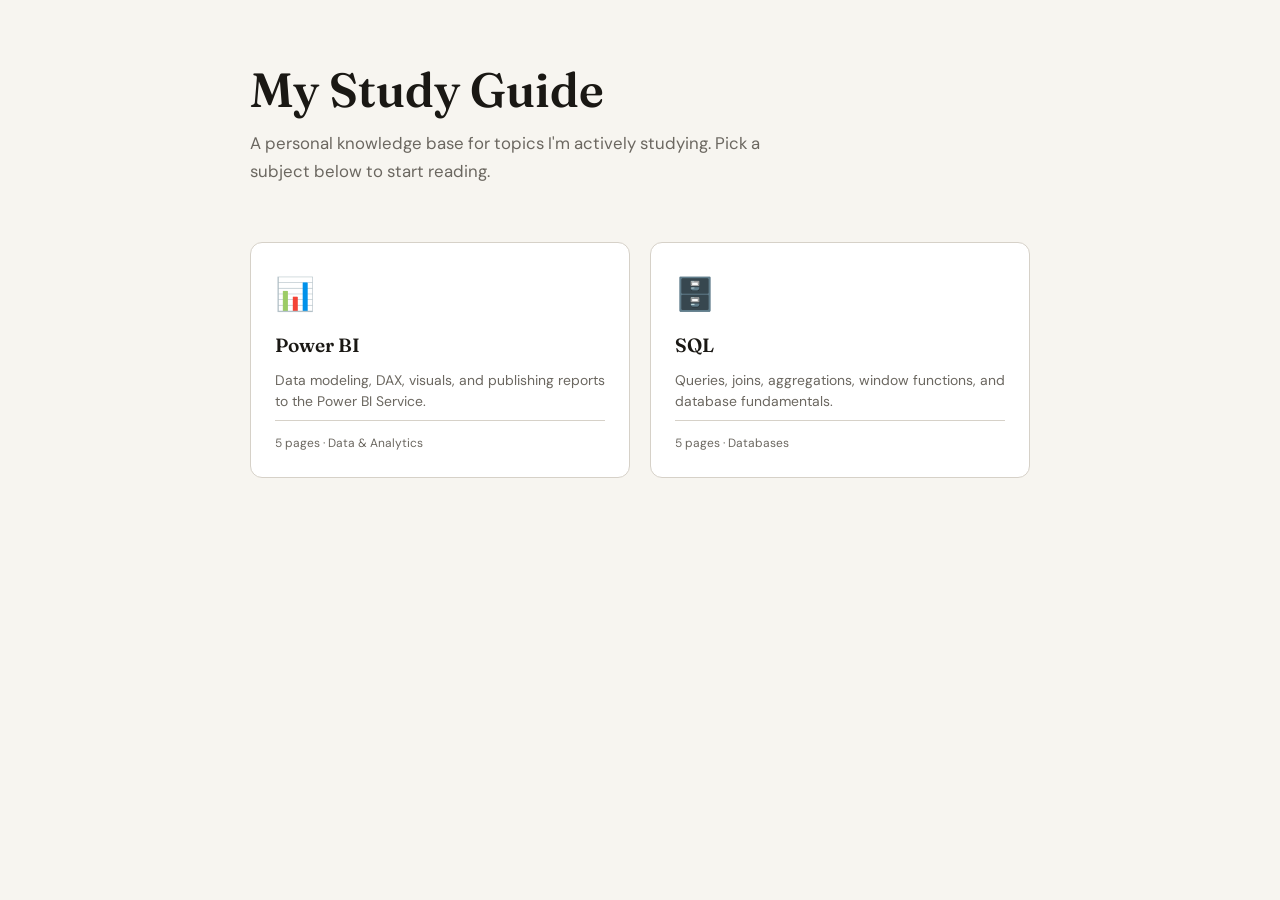
<file: index.html>
<!DOCTYPE html>
<html lang="en">
<head>
  <meta charset="UTF-8" />
  <meta name="viewport" content="width=device-width, initial-scale=1.0" />
  <title>My Notes</title>
  <link rel="stylesheet" href="root/style.css" />
  <link rel="stylesheet" href="root/components.css" />
  <style>
    body { display: block; }

    .home-wrap {
      max-width: 860px;
      margin: 0 auto;
      padding: 64px 40px 80px;
    }

    .home-hero {
      margin-bottom: 56px;
    }

    .home-hero h1 {
      font-family: var(--font-display);
      font-size: 3rem;
      font-weight: 600;
      line-height: 1.1;
      margin-bottom: 12px;
    }

    .home-hero p {
      font-size: 1.05rem;
      color: var(--text-muted);
      max-width: 520px;
    }

    .sites-grid {
      display: grid;
      grid-template-columns: repeat(auto-fill, minmax(260px, 1fr));
      gap: 20px;
    }

    .site-card {
      background: var(--bg-card);
      border: 1px solid var(--border);
      border-radius: 12px;
      padding: 24px;
      text-decoration: none;
      color: var(--text);
      transition: box-shadow var(--transition), transform var(--transition), border-color var(--transition);
      display: flex;
      flex-direction: column;
      gap: 8px;
    }

    .site-card:hover {
      box-shadow: var(--shadow-md);
      transform: translateY(-2px);
      border-color: var(--accent);
    }

    .site-card-icon { font-size: 2rem; }

    .site-card-title {
      font-family: var(--font-display);
      font-size: 1.2rem;
      font-weight: 600;
    }

    .site-card-desc {
      font-size: .87rem;
      color: var(--text-muted);
      line-height: 1.5;
    }

    .site-card-pages {
      margin-top: auto;
      padding-top: 12px;
      font-size: .75rem;
      color: var(--text-muted);
      border-top: 1px solid var(--border);
    }

    @media (max-width: 600px) {
      .home-wrap { padding: 40px 20px 60px; }
      .home-hero h1 { font-size: 2rem; }
    }
  </style>
</head>
<body>

  <div class="home-wrap">
    <div class="home-hero">
      <h1>My Study Guide</h1>
      <p>A personal knowledge base for topics I'm actively studying. Pick a subject below to start reading.</p>
    </div>

    <div class="sites-grid">

      <a href="sites/powerbi/index.html" class="site-card">
        <span class="site-card-icon">📊</span>
        <div class="site-card-title">Power BI</div>
        <div class="site-card-desc">Data modeling, DAX, visuals, and publishing reports to the Power BI Service.</div>
        <div class="site-card-pages">5 pages · Data & Analytics</div>
      </a>

      <a href="sites/sql/index.html" class="site-card">
        <span class="site-card-icon">🗄️</span>
        <div class="site-card-title">SQL</div>
        <div class="site-card-desc">Queries, joins, aggregations, window functions, and database fundamentals.</div>
        <div class="site-card-pages">5 pages · Databases</div>
      </a>

      <!-- Add more site cards here as you expand -->

    </div>
  </div>

</body>
</html>
</file>
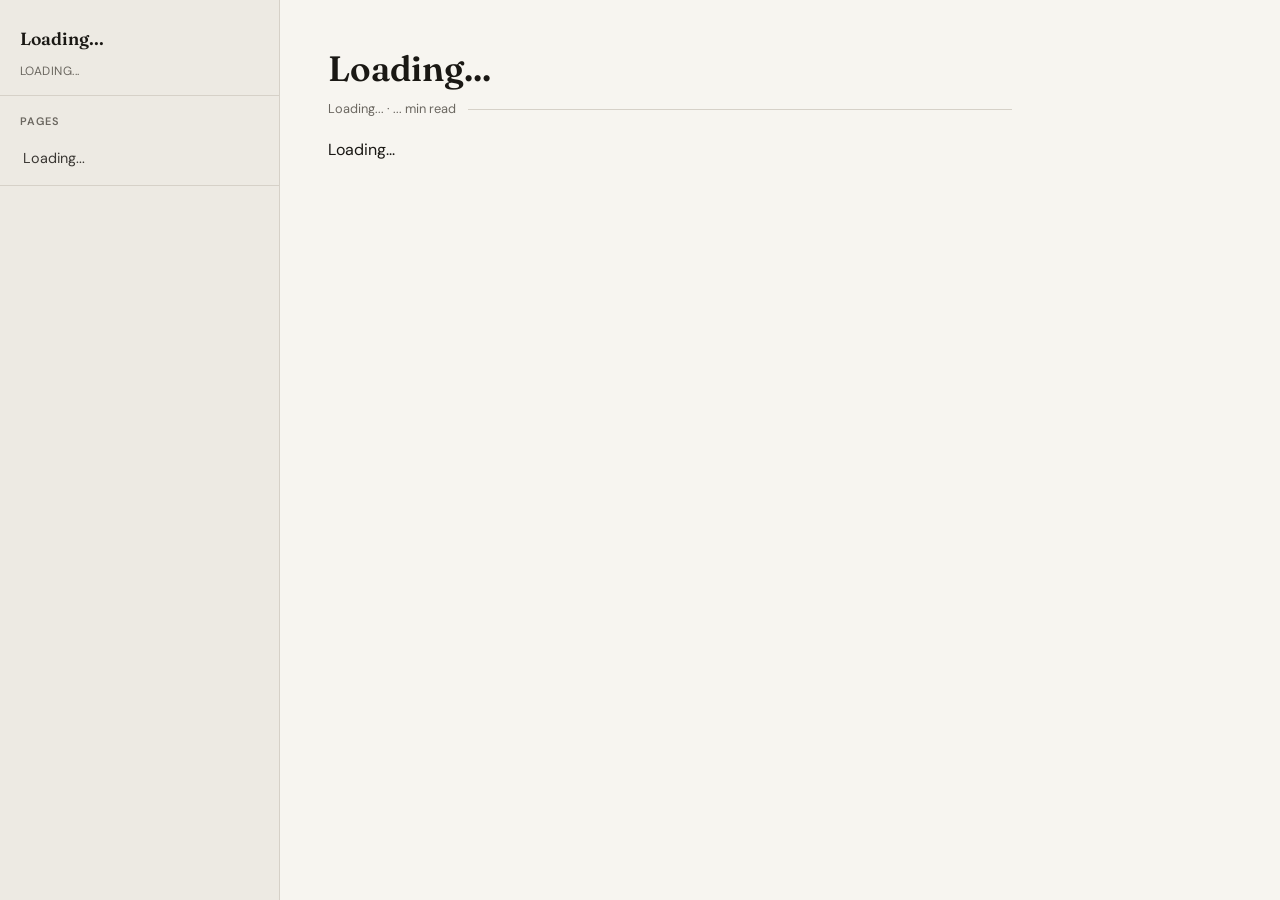
<file: sites/powerbi/index.html>
<!DOCTYPE html>
<html lang="en">
<head>
  <meta charset="UTF-8" />
  <meta name="viewport" content="width=device-width, initial-scale=1.0" />
  <meta http-equiv="refresh" content="2; url=./pages/welcome.html">
  <title>Redirecting...</title> <!-- Site Title -->

  <link rel="stylesheet" href="../../root/style.css" />
  <link rel="stylesheet" href="../../root/components.css" />
</head>
<body>

  <!-- Mobile topbar -->
  <div id="topbar">
    <button id="sidebar-toggle" aria-label="Toggle sidebar">☰ Menu</button>
    <span id="topbar-title"></span>
  </div>

  <div id="overlay"></div>

  <!-- Sidebar -->
  <nav id="sidebar">
    <div id="sidebar-header">
      <a id="sidebar-site-title" href="./pages/welcome.html">Loading...</a> <!-- Sidebar Title --> <!-- Add welcome page url -->
      <span id="sidebar-site-sub">Loading...</span> <!-- Sidebar Sub Title -->
    </div>

    <div class="sidebar-section">
      <span class="sidebar-section-label">Pages</span> <!-- Don't Change -->
      <ul class="sidebar-nav-list" id="page-nav">
        <li><a href="pages/welcome.html">Loading...</a></li> <!-- Page Title -->
      </ul>
    </div>

    <div class="sidebar-section">
      <span class="sidebar-section-label">On this page</span> <!-- Don't Change -->
      <ul id="toc-list"></ul>
    </div>
  </nav>

  <!-- Main -->
  <div id="main">
    <div id="content">
      <h1>Loading...</h1> <!-- Current Page Title -->
      <p class="page-meta">Loading... · ... min read</p> <!-- Current Page Meta -->

      <div>Loading...</div>

    </div><!-- /content -->
  </div><!-- /main -->

  <script src="../../root/core.js"></script>
</body>
</html>
</file>
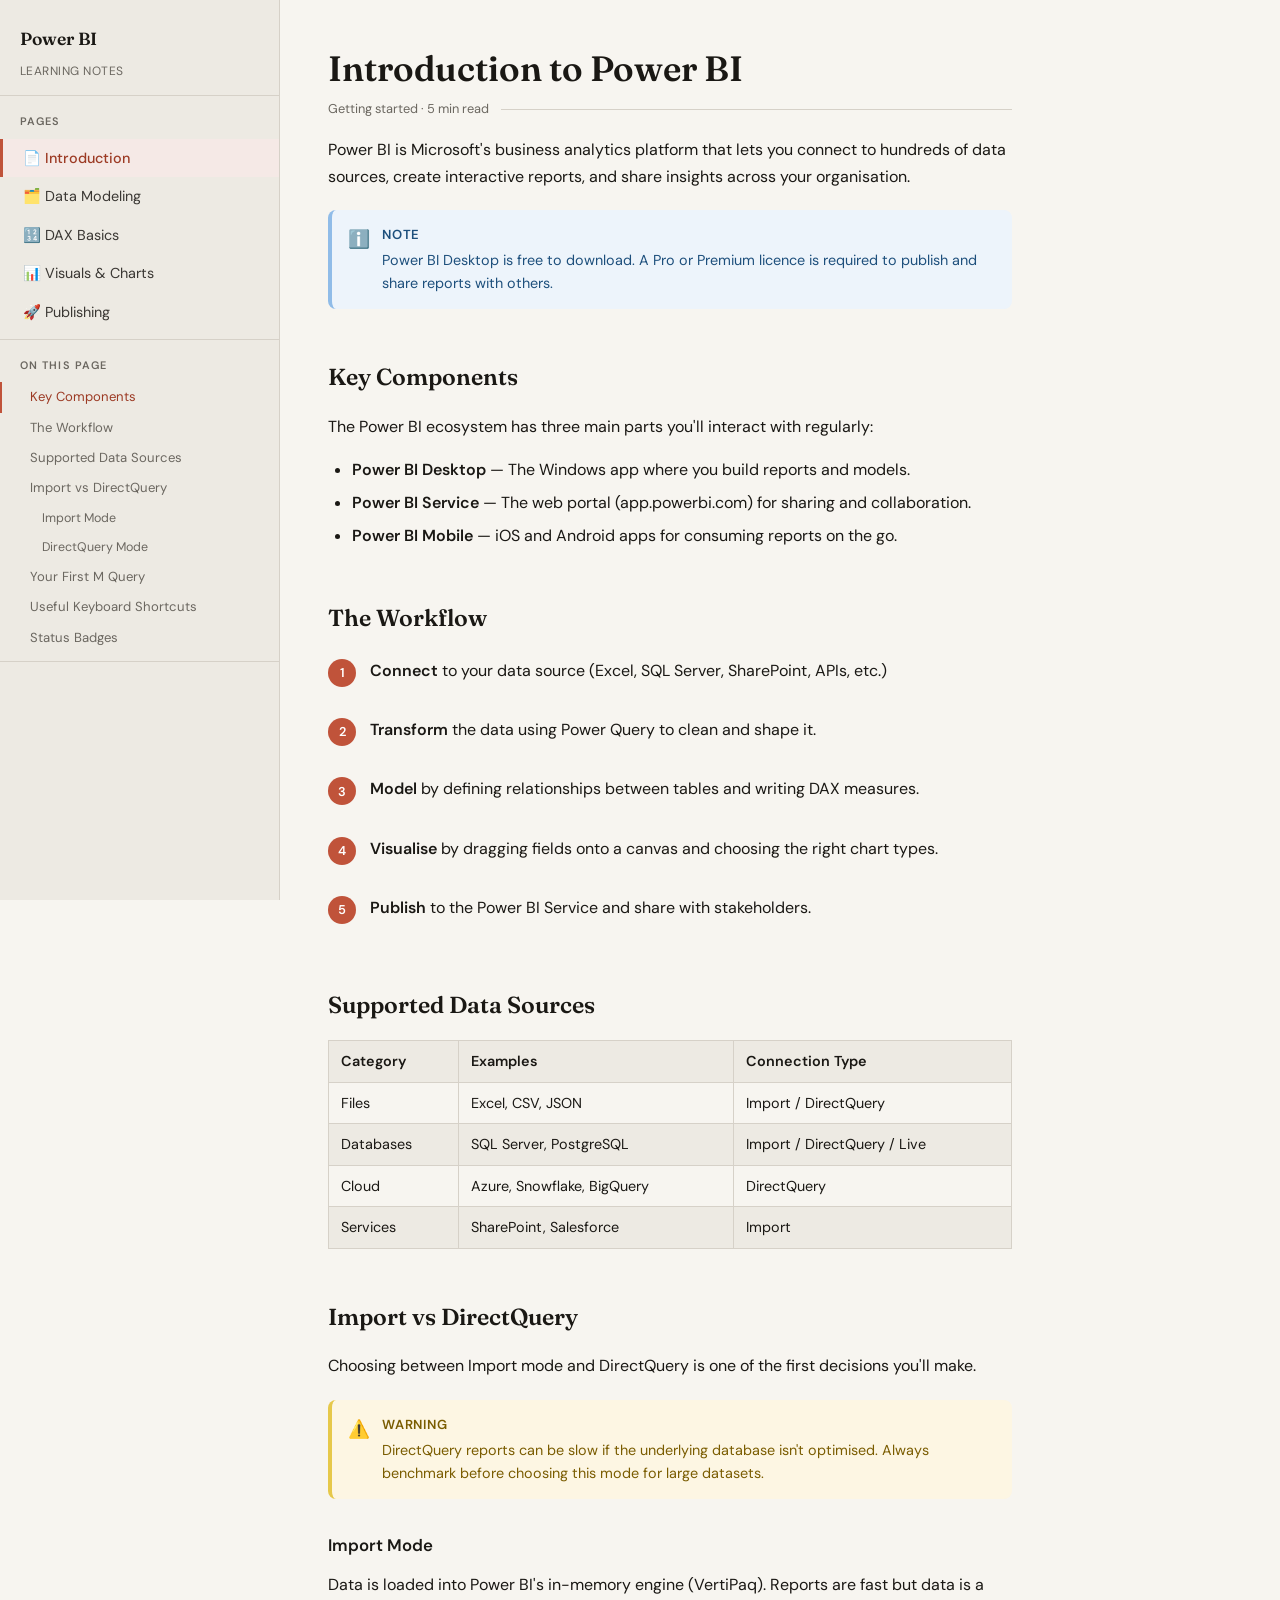
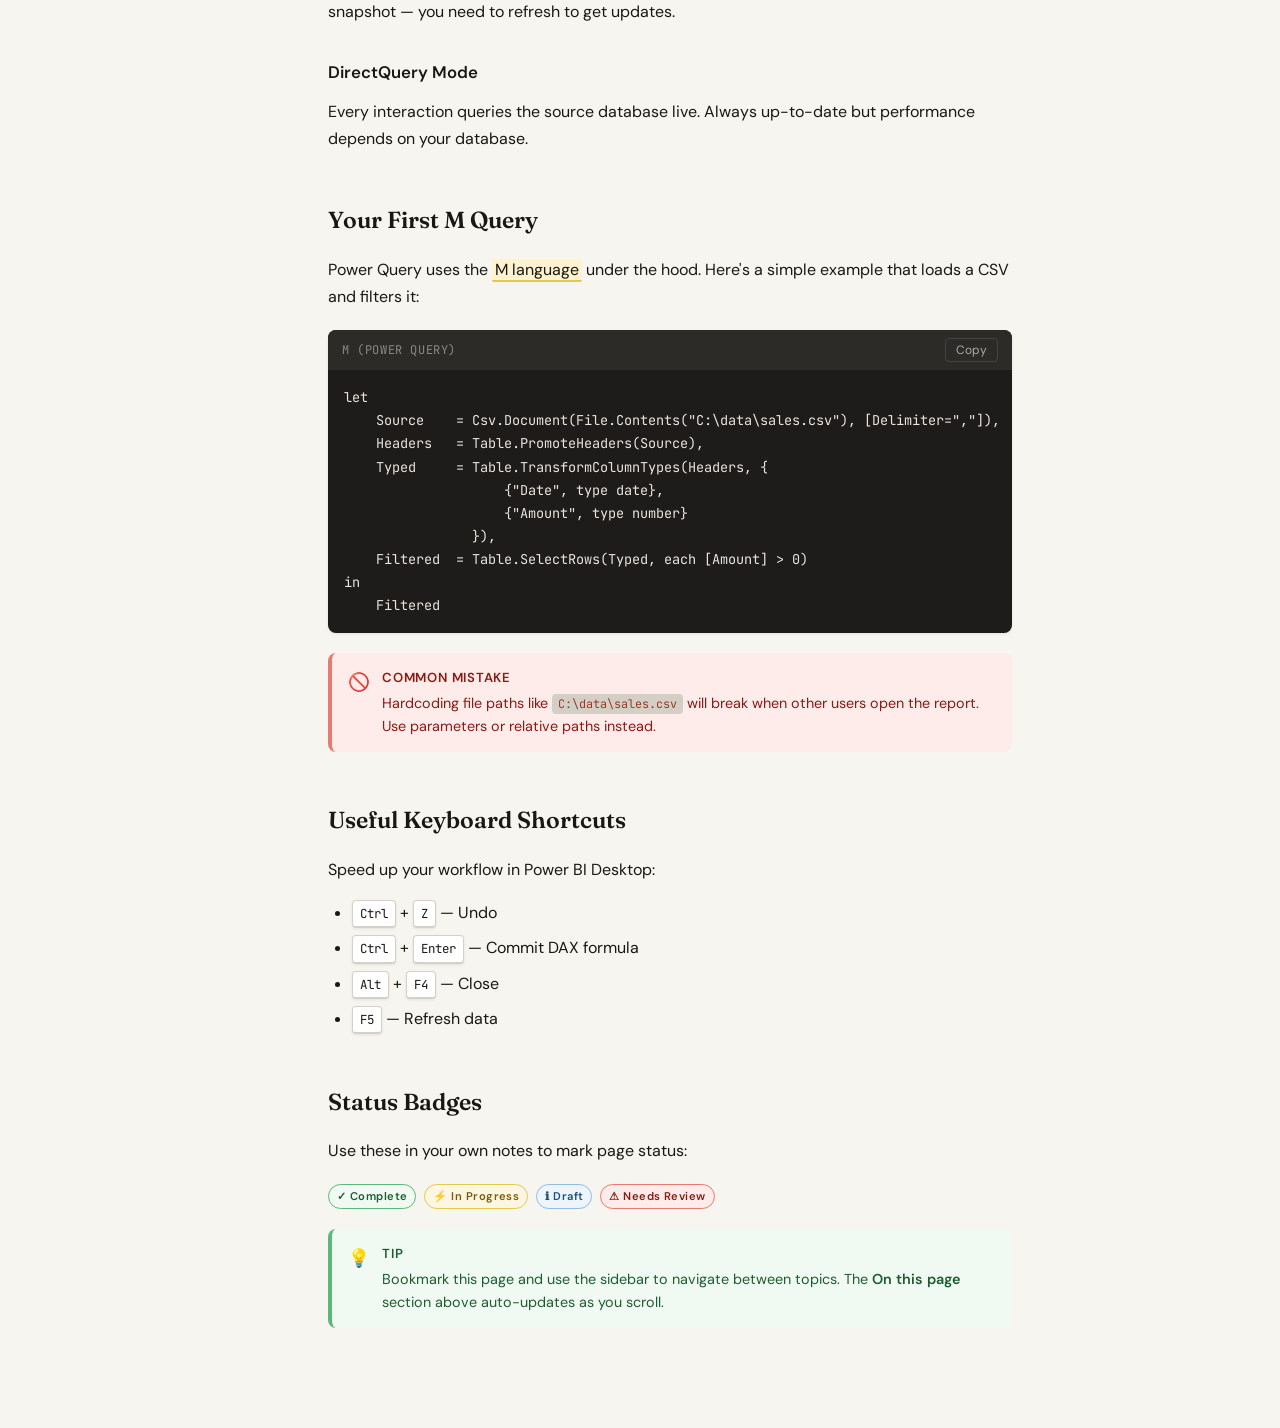
<file: sites/powerbi_test/index.html>
<!DOCTYPE html>
<html lang="en">
<head>
  <meta charset="UTF-8" />
  <meta name="viewport" content="width=device-width, initial-scale=1.0" />
  <title>Power BI — Introduction</title>
  <link rel="stylesheet" href="../../root/style.css" />
  <link rel="stylesheet" href="../../root/components.css" />
</head>
<body>

  <!-- Mobile topbar -->
  <div id="topbar">
    <button id="sidebar-toggle" aria-label="Toggle sidebar">☰ Menu</button>
    <span id="topbar-title"></span>
  </div>

  <div id="overlay"></div>

  <!-- Sidebar -->
  <nav id="sidebar">
    <div id="sidebar-header">
      <a id="sidebar-site-title" href="index.html">Power BI</a>
      <span id="sidebar-site-sub">Learning Notes</span>
    </div>

    <div class="sidebar-section">
      <span class="sidebar-section-label">Pages</span>
      <ul class="sidebar-nav-list" id="page-nav">
        <li><a href="index.html">📄 Introduction</a></li>
        <li><a href="pages/data-modeling.html">🗂️ Data Modeling</a></li>
        <li><a href="pages/dax-basics.html">🔢 DAX Basics</a></li>
        <li><a href="pages/visuals.html">📊 Visuals & Charts</a></li>
        <li><a href="pages/publishing.html">🚀 Publishing</a></li>
      </ul>
    </div>

    <div class="sidebar-section">
      <span class="sidebar-section-label">On this page</span>
      <ul id="toc-list"></ul>
    </div>
  </nav>

  <!-- Main -->
  <div id="main">
    <div id="content">

      <h1>Introduction to Power BI</h1>
      <p class="page-meta">Getting started · 5 min read</p>

      <p>Power BI is Microsoft's business analytics platform that lets you connect to hundreds of data sources, create interactive reports, and share insights across your organisation.</p>

      <div class="callout note">
        <span class="callout-icon">ℹ️</span>
        <div class="callout-body">
          <div class="callout-title">Note</div>
          Power BI Desktop is free to download. A Pro or Premium licence is required to publish and share reports with others.
        </div>
      </div>

      <h2>Key Components</h2>

      <p>The Power BI ecosystem has three main parts you'll interact with regularly:</p>

      <ul>
        <li><strong>Power BI Desktop</strong> — The Windows app where you build reports and models.</li>
        <li><strong>Power BI Service</strong> — The web portal (app.powerbi.com) for sharing and collaboration.</li>
        <li><strong>Power BI Mobile</strong> — iOS and Android apps for consuming reports on the go.</li>
      </ul>

      <h2>The Workflow</h2>

      <div class="steps">
        <div class="step"><p><strong>Connect</strong> to your data source (Excel, SQL Server, SharePoint, APIs, etc.)</p></div>
        <div class="step"><p><strong>Transform</strong> the data using Power Query to clean and shape it.</p></div>
        <div class="step"><p><strong>Model</strong> by defining relationships between tables and writing DAX measures.</p></div>
        <div class="step"><p><strong>Visualise</strong> by dragging fields onto a canvas and choosing the right chart types.</p></div>
        <div class="step"><p><strong>Publish</strong> to the Power BI Service and share with stakeholders.</p></div>
      </div>

      <h2>Supported Data Sources</h2>

      <table>
        <thead>
          <tr><th>Category</th><th>Examples</th><th>Connection Type</th></tr>
        </thead>
        <tbody>
          <tr><td>Files</td><td>Excel, CSV, JSON</td><td>Import / DirectQuery</td></tr>
          <tr><td>Databases</td><td>SQL Server, PostgreSQL</td><td>Import / DirectQuery / Live</td></tr>
          <tr><td>Cloud</td><td>Azure, Snowflake, BigQuery</td><td>DirectQuery</td></tr>
          <tr><td>Services</td><td>SharePoint, Salesforce</td><td>Import</td></tr>
        </tbody>
      </table>

      <h2>Import vs DirectQuery</h2>

      <p>Choosing between Import mode and DirectQuery is one of the first decisions you'll make.</p>

      <div class="callout warning">
        <span class="callout-icon">⚠️</span>
        <div class="callout-body">
          <div class="callout-title">Warning</div>
          DirectQuery reports can be slow if the underlying database isn't optimised. Always benchmark before choosing this mode for large datasets.
        </div>
      </div>

      <h3>Import Mode</h3>
      <p>Data is loaded into Power BI's in-memory engine (VertiPaq). Reports are fast but data is a snapshot — you need to refresh to get updates.</p>

      <h3>DirectQuery Mode</h3>
      <p>Every interaction queries the source database live. Always up-to-date but performance depends on your database.</p>

      <h2>Your First M Query</h2>

      <p>Power Query uses the <mark>M language</mark> under the hood. Here's a simple example that loads a CSV and filters it:</p>

      <div class="code-block">
        <div class="code-toolbar">
          <span class="code-lang">M (Power Query)</span>
          <button class="copy-btn">Copy</button>
        </div>
        <pre><code>let
    Source    = Csv.Document(File.Contents("C:\data\sales.csv"), [Delimiter=","]),
    Headers   = Table.PromoteHeaders(Source),
    Typed     = Table.TransformColumnTypes(Headers, {
                    {"Date", type date},
                    {"Amount", type number}
                }),
    Filtered  = Table.SelectRows(Typed, each [Amount] > 0)
in
    Filtered</code></pre>
      </div>

      <div class="callout error">
        <span class="callout-icon">🚫</span>
        <div class="callout-body">
          <div class="callout-title">Common Mistake</div>
          Hardcoding file paths like <code>C:\data\sales.csv</code> will break when other users open the report. Use parameters or relative paths instead.
        </div>
      </div>

      <h2>Useful Keyboard Shortcuts</h2>

      <p>Speed up your workflow in Power BI Desktop:</p>

      <ul>
        <li><kbd>Ctrl</kbd> + <kbd>Z</kbd> — Undo</li>
        <li><kbd>Ctrl</kbd> + <kbd>Enter</kbd> — Commit DAX formula</li>
        <li><kbd>Alt</kbd> + <kbd>F4</kbd> — Close</li>
        <li><kbd>F5</kbd> — Refresh data</li>
      </ul>

      <h2>Status Badges</h2>

      <p>Use these in your own notes to mark page status:</p>

      <p>
        <span class="badge badge-green">✓ Complete</span>&nbsp;
        <span class="badge badge-yellow">⚡ In Progress</span>&nbsp;
        <span class="badge badge-blue">ℹ Draft</span>&nbsp;
        <span class="badge badge-red">⚠ Needs Review</span>
      </p>

      <div class="callout tip">
        <span class="callout-icon">💡</span>
        <div class="callout-body">
          <div class="callout-title">Tip</div>
          Bookmark this page and use the sidebar to navigate between topics. The <strong>On this page</strong> section above auto-updates as you scroll.
        </div>
      </div>

    </div><!-- /content -->
  </div><!-- /main -->

  <script src="../../root/core.js"></script>
</body>
</html>
</file>
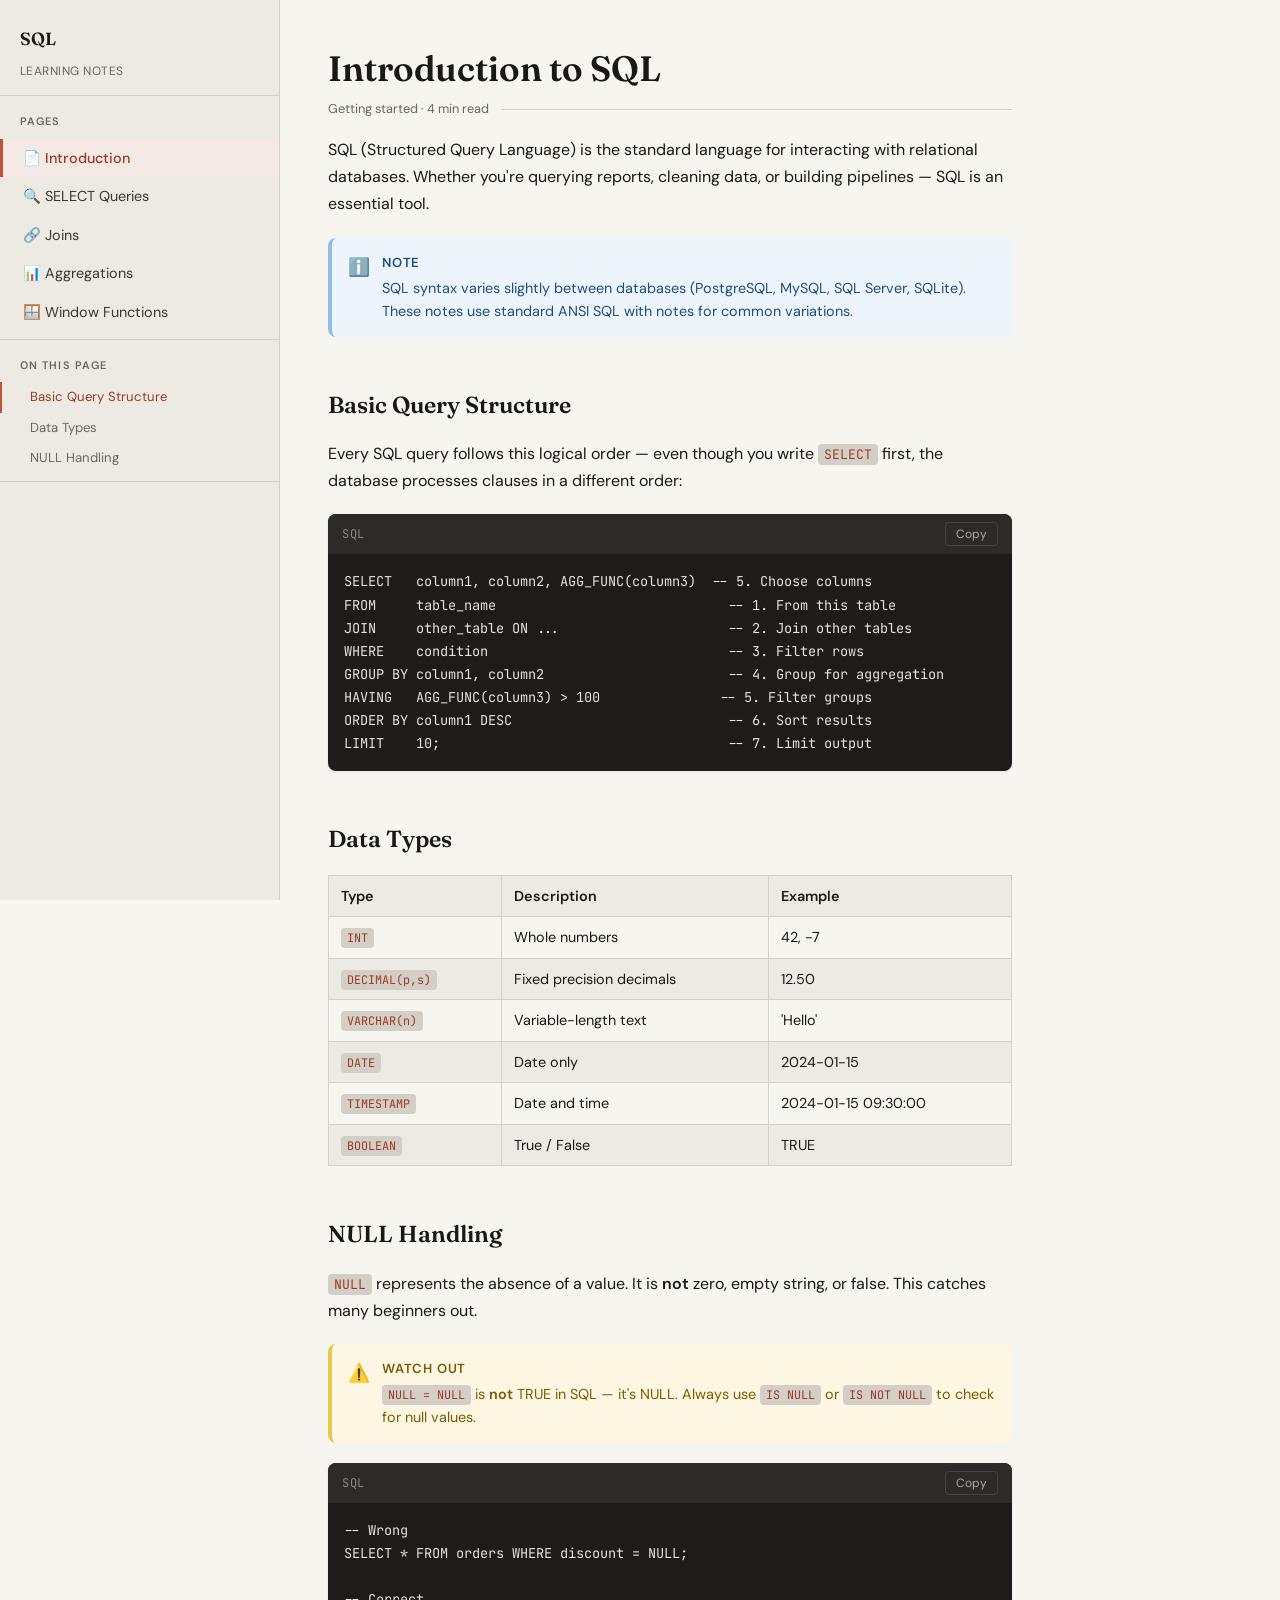
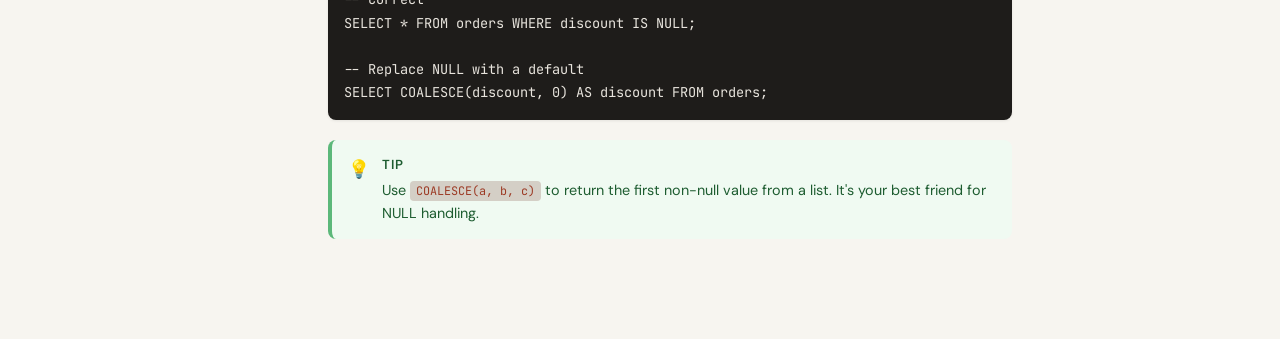
<file: sites/sql_test/index.html>
<!DOCTYPE html>
<html lang="en">
<head>
  <meta charset="UTF-8" />
  <meta name="viewport" content="width=device-width, initial-scale=1.0" />
  <title>SQL — Introduction</title>
  <link rel="stylesheet" href="../../root/style.css" />
  <link rel="stylesheet" href="../../root/components.css" />
</head>
<body>

  <div id="topbar">
    <button id="sidebar-toggle" aria-label="Toggle sidebar">☰ Menu</button>
    <span id="topbar-title"></span>
  </div>

  <div id="overlay"></div>

  <nav id="sidebar">
    <div id="sidebar-header">
      <a id="sidebar-site-title" href="index.html">SQL</a>
      <span id="sidebar-site-sub">Learning Notes</span>
    </div>

    <div class="sidebar-section">
      <span class="sidebar-section-label">Pages</span>
      <ul class="sidebar-nav-list" id="page-nav">
        <li><a href="index.html">📄 Introduction</a></li>
        <li><a href="pages/select-queries.html">🔍 SELECT Queries</a></li>
        <li><a href="pages/joins.html">🔗 Joins</a></li>
        <li><a href="pages/aggregations.html">📊 Aggregations</a></li>
        <li><a href="pages/window-functions.html">🪟 Window Functions</a></li>
      </ul>
    </div>

    <div class="sidebar-section">
      <span class="sidebar-section-label">On this page</span>
      <ul id="toc-list"></ul>
    </div>
  </nav>

  <div id="main">
    <div id="content">

      <h1>Introduction to SQL</h1>
      <p class="page-meta">Getting started · 4 min read</p>

      <p>SQL (Structured Query Language) is the standard language for interacting with relational databases. Whether you're querying reports, cleaning data, or building pipelines — SQL is an essential tool.</p>

      <div class="callout note">
        <span class="callout-icon">ℹ️</span>
        <div class="callout-body">
          <div class="callout-title">Note</div>
          SQL syntax varies slightly between databases (PostgreSQL, MySQL, SQL Server, SQLite). These notes use standard ANSI SQL with notes for common variations.
        </div>
      </div>

      <h2>Basic Query Structure</h2>

      <p>Every SQL query follows this logical order — even though you write <code>SELECT</code> first, the database processes clauses in a different order:</p>

      <div class="code-block">
        <div class="code-toolbar">
          <span class="code-lang">SQL</span>
          <button class="copy-btn">Copy</button>
        </div>
        <pre><code>SELECT   column1, column2, AGG_FUNC(column3)  -- 5. Choose columns
FROM     table_name                             -- 1. From this table
JOIN     other_table ON ...                     -- 2. Join other tables
WHERE    condition                              -- 3. Filter rows
GROUP BY column1, column2                       -- 4. Group for aggregation
HAVING   AGG_FUNC(column3) > 100               -- 5. Filter groups
ORDER BY column1 DESC                           -- 6. Sort results
LIMIT    10;                                    -- 7. Limit output</code></pre>
      </div>

      <h2>Data Types</h2>

      <table>
        <thead>
          <tr><th>Type</th><th>Description</th><th>Example</th></tr>
        </thead>
        <tbody>
          <tr><td><code>INT</code></td><td>Whole numbers</td><td>42, -7</td></tr>
          <tr><td><code>DECIMAL(p,s)</code></td><td>Fixed precision decimals</td><td>12.50</td></tr>
          <tr><td><code>VARCHAR(n)</code></td><td>Variable-length text</td><td>'Hello'</td></tr>
          <tr><td><code>DATE</code></td><td>Date only</td><td>2024-01-15</td></tr>
          <tr><td><code>TIMESTAMP</code></td><td>Date and time</td><td>2024-01-15 09:30:00</td></tr>
          <tr><td><code>BOOLEAN</code></td><td>True / False</td><td>TRUE</td></tr>
        </tbody>
      </table>

      <h2>NULL Handling</h2>

      <p><code>NULL</code> represents the absence of a value. It is <strong>not</strong> zero, empty string, or false. This catches many beginners out.</p>

      <div class="callout warning">
        <span class="callout-icon">⚠️</span>
        <div class="callout-body">
          <div class="callout-title">Watch out</div>
          <code>NULL = NULL</code> is <strong>not</strong> TRUE in SQL — it's NULL. Always use <code>IS NULL</code> or <code>IS NOT NULL</code> to check for null values.
        </div>
      </div>

      <div class="code-block">
        <div class="code-toolbar">
          <span class="code-lang">SQL</span>
          <button class="copy-btn">Copy</button>
        </div>
        <pre><code>-- Wrong
SELECT * FROM orders WHERE discount = NULL;

-- Correct
SELECT * FROM orders WHERE discount IS NULL;

-- Replace NULL with a default
SELECT COALESCE(discount, 0) AS discount FROM orders;</code></pre>
      </div>

      <div class="callout tip">
        <span class="callout-icon">💡</span>
        <div class="callout-body">
          <div class="callout-title">Tip</div>
          Use <code>COALESCE(a, b, c)</code> to return the first non-null value from a list. It's your best friend for NULL handling.
        </div>
      </div>

    </div>
  </div>

  <script src="../../root/core.js"></script>
</body>
</html>
</file>
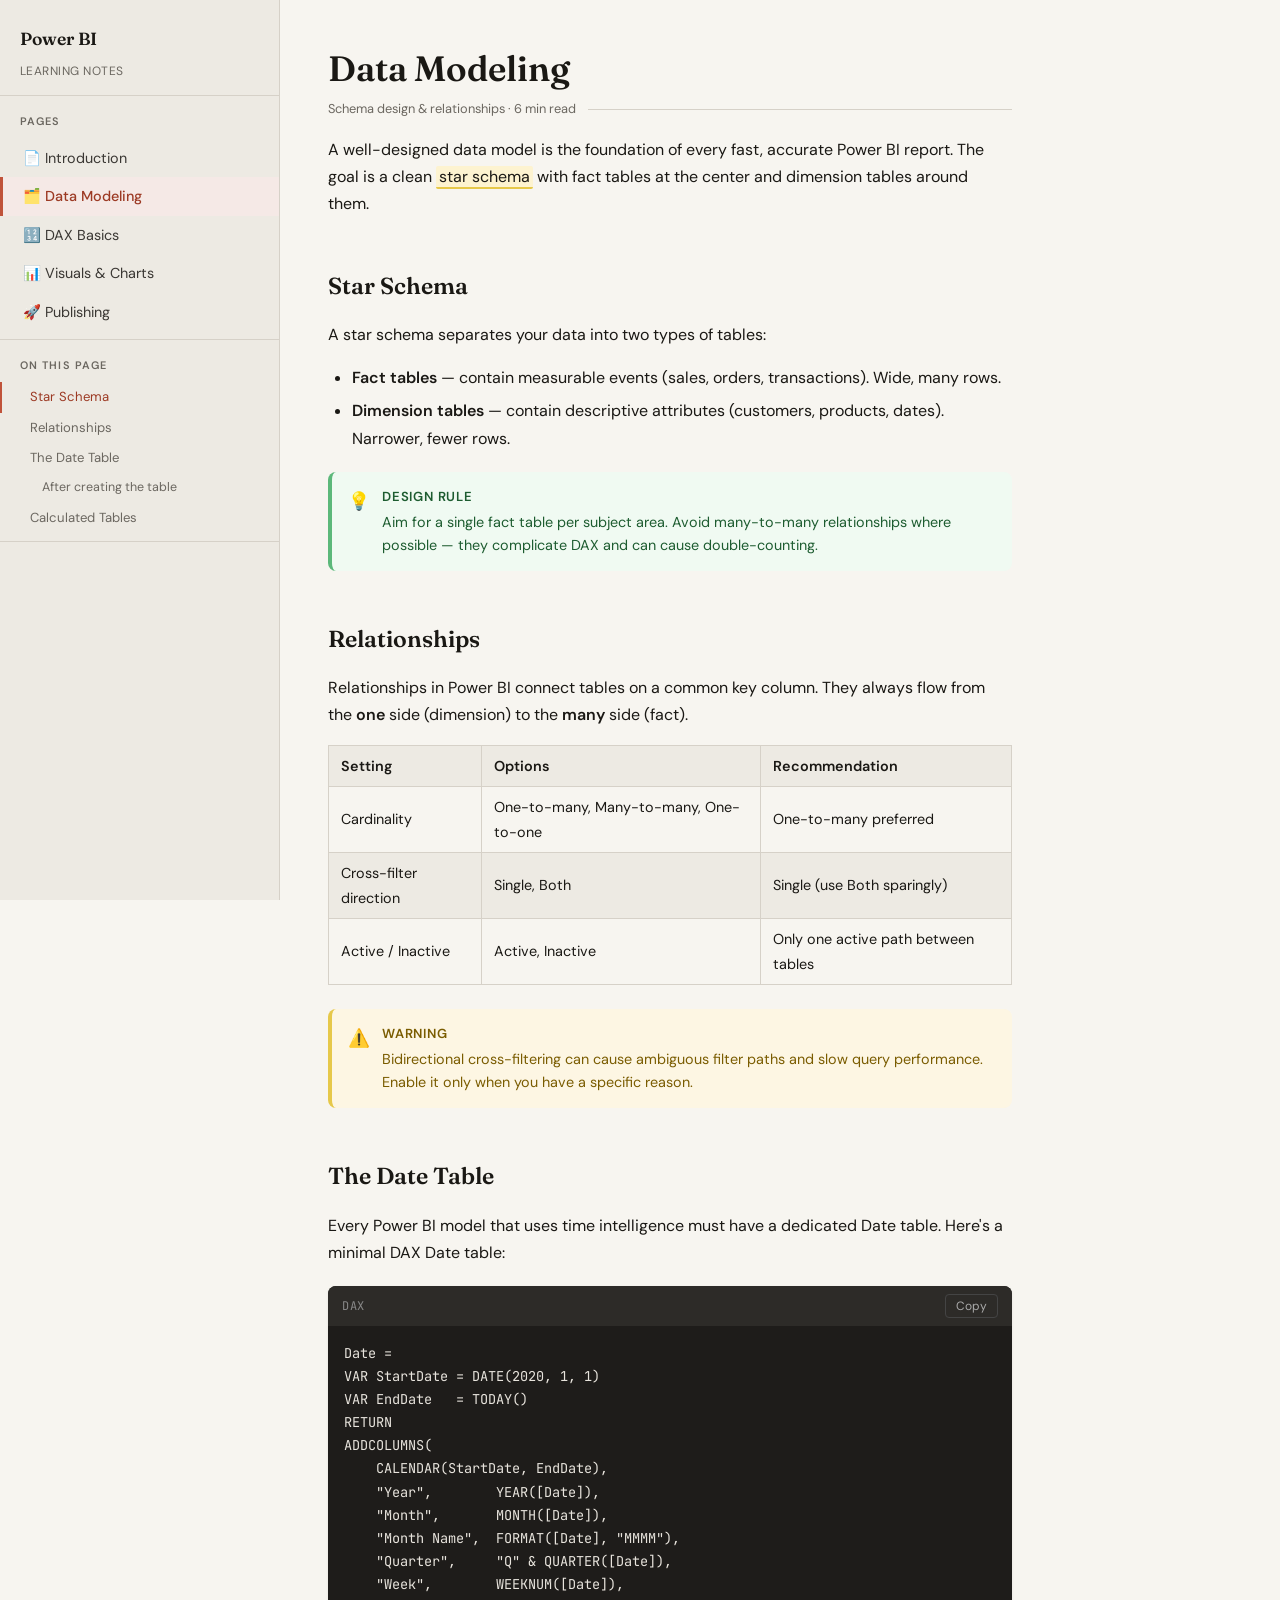
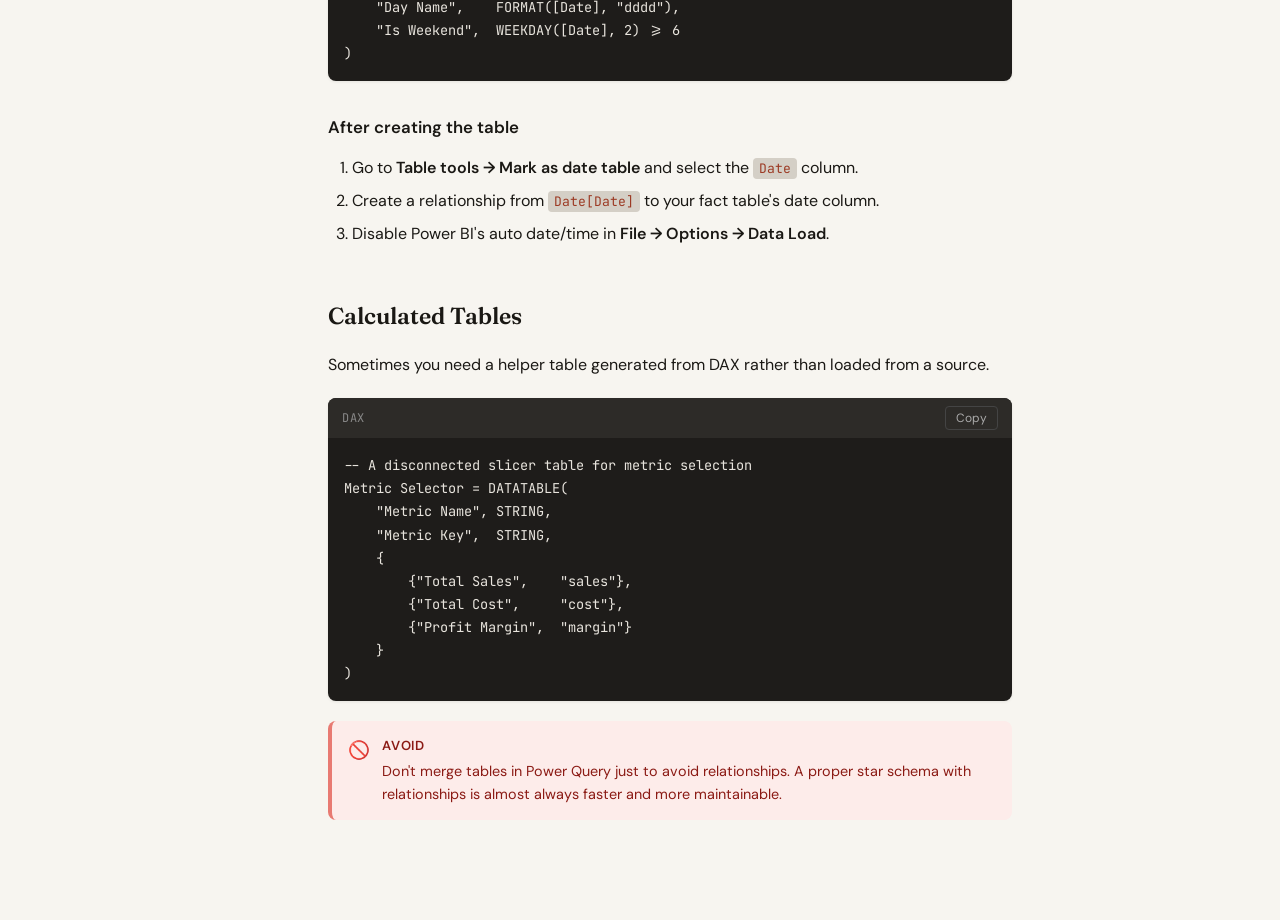
<file: sites/powerbi/pages/data-modeling.html>
<!DOCTYPE html>
<html lang="en">
<head>
  <meta charset="UTF-8" />
  <meta name="viewport" content="width=device-width, initial-scale=1.0" />
  <title>Power BI — Data Modeling</title>
  <link rel="stylesheet" href="../../../root/style.css" />
  <link rel="stylesheet" href="../../../root/components.css" />
</head>
<body>

  <div id="topbar">
    <button id="sidebar-toggle" aria-label="Toggle sidebar">☰ Menu</button>
    <span id="topbar-title"></span>
  </div>

  <div id="overlay"></div>

  <nav id="sidebar">
    <div id="sidebar-header">
      <a id="sidebar-site-title" href="../index.html">Power BI</a>
      <span id="sidebar-site-sub">Learning Notes</span>
    </div>

    <div class="sidebar-section">
      <span class="sidebar-section-label">Pages</span>
      <ul class="sidebar-nav-list" id="page-nav">
        <li><a href="../index.html">📄 Introduction</a></li>
        <li><a href="data-modeling.html">🗂️ Data Modeling</a></li>
        <li><a href="dax-basics.html">🔢 DAX Basics</a></li>
        <li><a href="visuals.html">📊 Visuals & Charts</a></li>
        <li><a href="publishing.html">🚀 Publishing</a></li>
      </ul>
    </div>

    <div class="sidebar-section">
      <span class="sidebar-section-label">On this page</span>
      <ul id="toc-list"></ul>
    </div>
  </nav>

  <div id="main">
    <div id="content">

      <h1>Data Modeling</h1>
      <p class="page-meta">Schema design & relationships · 6 min read</p>

      <p>A well-designed data model is the foundation of every fast, accurate Power BI report. The goal is a clean <mark>star schema</mark> with fact tables at the center and dimension tables around them.</p>

      <h2>Star Schema</h2>

      <p>A star schema separates your data into two types of tables:</p>

      <ul>
        <li><strong>Fact tables</strong> — contain measurable events (sales, orders, transactions). Wide, many rows.</li>
        <li><strong>Dimension tables</strong> — contain descriptive attributes (customers, products, dates). Narrower, fewer rows.</li>
      </ul>

      <div class="callout tip">
        <span class="callout-icon">💡</span>
        <div class="callout-body">
          <div class="callout-title">Design Rule</div>
          Aim for a single fact table per subject area. Avoid many-to-many relationships where possible — they complicate DAX and can cause double-counting.
        </div>
      </div>

      <h2>Relationships</h2>

      <p>Relationships in Power BI connect tables on a common key column. They always flow from the <strong>one</strong> side (dimension) to the <strong>many</strong> side (fact).</p>

      <table>
        <thead>
          <tr><th>Setting</th><th>Options</th><th>Recommendation</th></tr>
        </thead>
        <tbody>
          <tr><td>Cardinality</td><td>One-to-many, Many-to-many, One-to-one</td><td>One-to-many preferred</td></tr>
          <tr><td>Cross-filter direction</td><td>Single, Both</td><td>Single (use Both sparingly)</td></tr>
          <tr><td>Active / Inactive</td><td>Active, Inactive</td><td>Only one active path between tables</td></tr>
        </tbody>
      </table>

      <div class="callout warning">
        <span class="callout-icon">⚠️</span>
        <div class="callout-body">
          <div class="callout-title">Warning</div>
          Bidirectional cross-filtering can cause ambiguous filter paths and slow query performance. Enable it only when you have a specific reason.
        </div>
      </div>

      <h2>The Date Table</h2>

      <p>Every Power BI model that uses time intelligence must have a dedicated Date table. Here's a minimal DAX Date table:</p>

      <div class="code-block">
        <div class="code-toolbar">
          <span class="code-lang">DAX</span>
          <button class="copy-btn">Copy</button>
        </div>
        <pre><code>Date =
VAR StartDate = DATE(2020, 1, 1)
VAR EndDate   = TODAY()
RETURN
ADDCOLUMNS(
    CALENDAR(StartDate, EndDate),
    "Year",        YEAR([Date]),
    "Month",       MONTH([Date]),
    "Month Name",  FORMAT([Date], "MMMM"),
    "Quarter",     "Q" & QUARTER([Date]),
    "Week",        WEEKNUM([Date]),
    "Day Name",    FORMAT([Date], "dddd"),
    "Is Weekend",  WEEKDAY([Date], 2) >= 6
)</code></pre>
      </div>

      <h3>After creating the table</h3>

      <ol>
        <li>Go to <strong>Table tools → Mark as date table</strong> and select the <code>Date</code> column.</li>
        <li>Create a relationship from <code>Date[Date]</code> to your fact table's date column.</li>
        <li>Disable Power BI's auto date/time in <strong>File → Options → Data Load</strong>.</li>
      </ol>

      <h2>Calculated Tables</h2>

      <p>Sometimes you need a helper table generated from DAX rather than loaded from a source.</p>

      <div class="code-block">
        <div class="code-toolbar">
          <span class="code-lang">DAX</span>
          <button class="copy-btn">Copy</button>
        </div>
        <pre><code>-- A disconnected slicer table for metric selection
Metric Selector = DATATABLE(
    "Metric Name", STRING,
    "Metric Key",  STRING,
    {
        {"Total Sales",    "sales"},
        {"Total Cost",     "cost"},
        {"Profit Margin",  "margin"}
    }
)</code></pre>
      </div>

      <div class="callout error">
        <span class="callout-icon">🚫</span>
        <div class="callout-body">
          <div class="callout-title">Avoid</div>
          Don't merge tables in Power Query just to avoid relationships. A proper star schema with relationships is almost always faster and more maintainable.
        </div>
      </div>

    </div>
  </div>

  <script src="../../../root/core.js"></script>
</body>
</html>
</file>
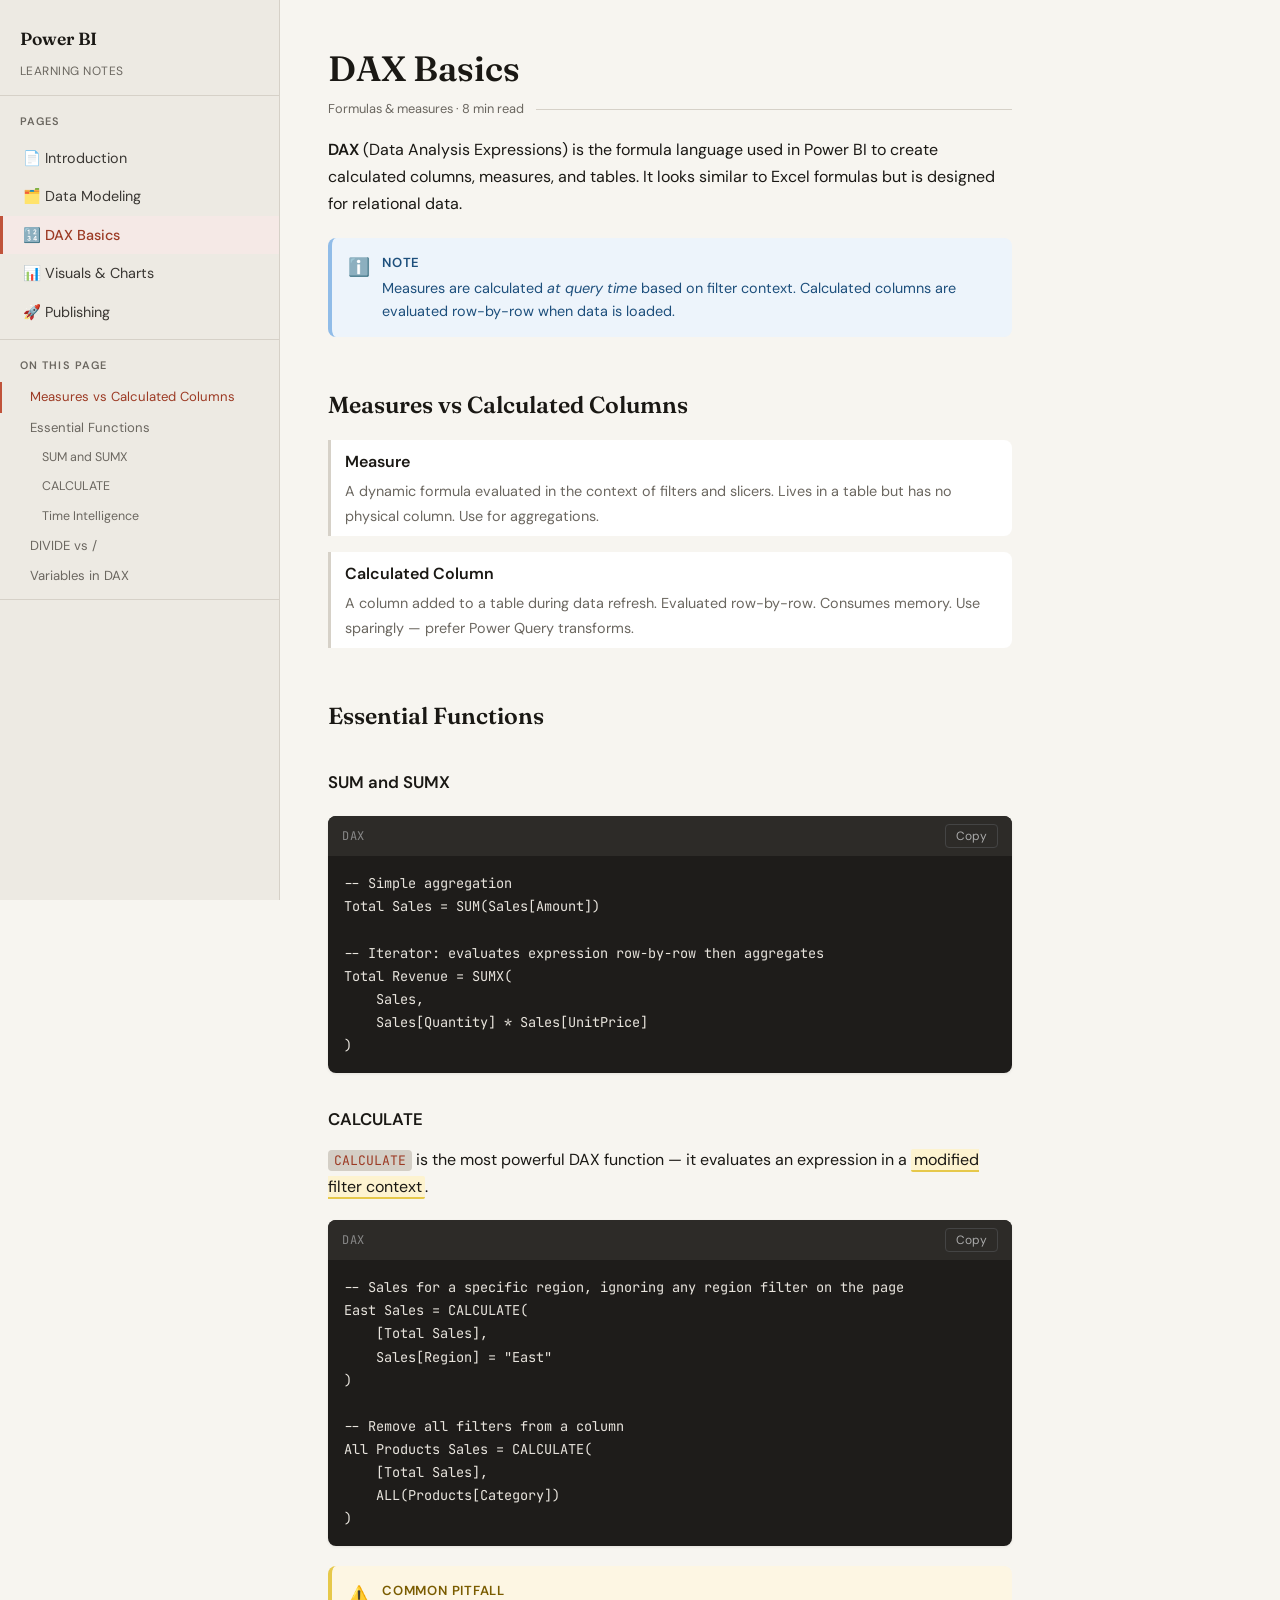
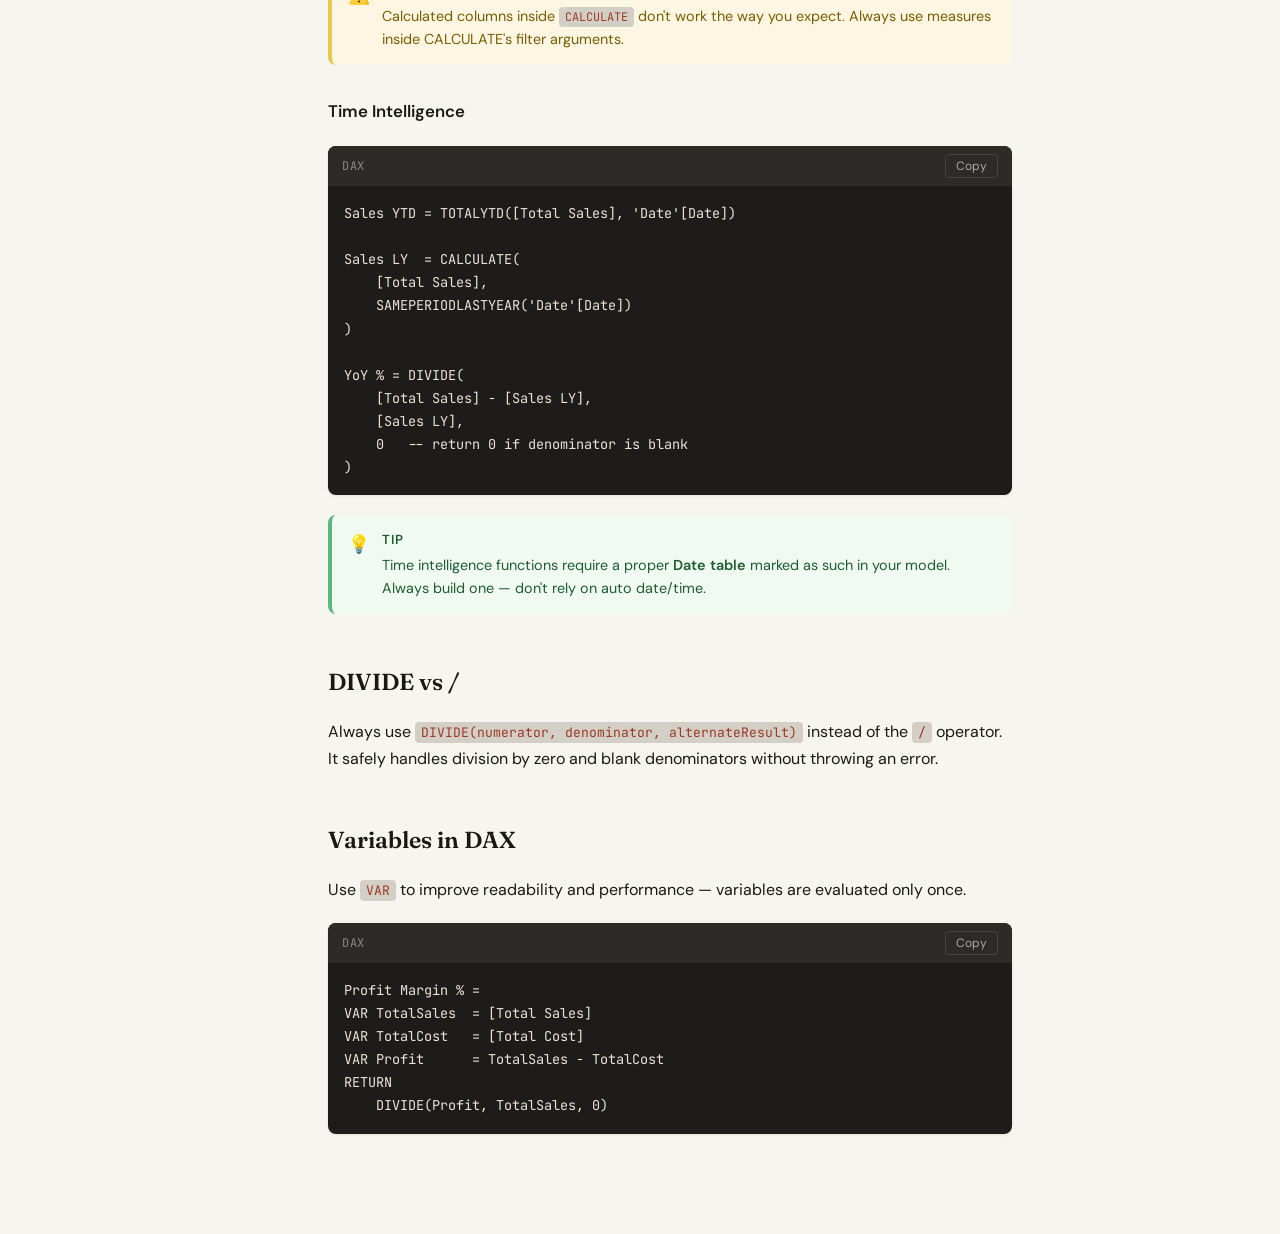
<file: sites/powerbi/pages/dax-basics.html>
<!DOCTYPE html>
<html lang="en">
<head>
  <meta charset="UTF-8" />
  <meta name="viewport" content="width=device-width, initial-scale=1.0" />
  <title>Power BI — DAX Basics</title>
  <link rel="stylesheet" href="../../../root/style.css" />
  <link rel="stylesheet" href="../../../root/components.css" />
</head>
<body>

  <div id="topbar">
    <button id="sidebar-toggle" aria-label="Toggle sidebar">☰ Menu</button>
    <span id="topbar-title"></span>
  </div>

  <div id="overlay"></div>

  <nav id="sidebar">
    <div id="sidebar-header">
      <a id="sidebar-site-title" href="../index.html">Power BI</a>
      <span id="sidebar-site-sub">Learning Notes</span>
    </div>

    <div class="sidebar-section">
      <span class="sidebar-section-label">Pages</span>
      <ul class="sidebar-nav-list" id="page-nav">
        <li><a href="../index.html">📄 Introduction</a></li>
        <li><a href="data-modeling.html">🗂️ Data Modeling</a></li>
        <li><a href="dax-basics.html">🔢 DAX Basics</a></li>
        <li><a href="visuals.html">📊 Visuals & Charts</a></li>
        <li><a href="publishing.html">🚀 Publishing</a></li>
      </ul>
    </div>

    <div class="sidebar-section">
      <span class="sidebar-section-label">On this page</span>
      <ul id="toc-list"></ul>
    </div>
  </nav>

  <div id="main">
    <div id="content">

      <h1>DAX Basics</h1>
      <p class="page-meta">Formulas & measures · 8 min read</p>

      <p><strong>DAX</strong> (Data Analysis Expressions) is the formula language used in Power BI to create calculated columns, measures, and tables. It looks similar to Excel formulas but is designed for relational data.</p>

      <div class="callout note">
        <span class="callout-icon">ℹ️</span>
        <div class="callout-body">
          <div class="callout-title">Note</div>
          Measures are calculated <em>at query time</em> based on filter context. Calculated columns are evaluated row-by-row when data is loaded.
        </div>
      </div>

      <h2>Measures vs Calculated Columns</h2>

      <dl class="def">
        <dt>Measure</dt>
        <dd>A dynamic formula evaluated in the context of filters and slicers. Lives in a table but has no physical column. Use for aggregations.</dd>
      </dl>

      <dl class="def">
        <dt>Calculated Column</dt>
        <dd>A column added to a table during data refresh. Evaluated row-by-row. Consumes memory. Use sparingly — prefer Power Query transforms.</dd>
      </dl>

      <h2>Essential Functions</h2>

      <h3>SUM and SUMX</h3>

      <div class="code-block">
        <div class="code-toolbar">
          <span class="code-lang">DAX</span>
          <button class="copy-btn">Copy</button>
        </div>
        <pre><code>-- Simple aggregation
Total Sales = SUM(Sales[Amount])

-- Iterator: evaluates expression row-by-row then aggregates
Total Revenue = SUMX(
    Sales,
    Sales[Quantity] * Sales[UnitPrice]
)</code></pre>
      </div>

      <h3>CALCULATE</h3>

      <p><code>CALCULATE</code> is the most powerful DAX function — it evaluates an expression in a <mark>modified filter context</mark>.</p>

      <div class="code-block">
        <div class="code-toolbar">
          <span class="code-lang">DAX</span>
          <button class="copy-btn">Copy</button>
        </div>
        <pre><code>-- Sales for a specific region, ignoring any region filter on the page
East Sales = CALCULATE(
    [Total Sales],
    Sales[Region] = "East"
)

-- Remove all filters from a column
All Products Sales = CALCULATE(
    [Total Sales],
    ALL(Products[Category])
)</code></pre>
      </div>

      <div class="callout warning">
        <span class="callout-icon">⚠️</span>
        <div class="callout-body">
          <div class="callout-title">Common Pitfall</div>
          Calculated columns inside <code>CALCULATE</code> don't work the way you expect. Always use measures inside CALCULATE's filter arguments.
        </div>
      </div>

      <h3>Time Intelligence</h3>

      <div class="code-block">
        <div class="code-toolbar">
          <span class="code-lang">DAX</span>
          <button class="copy-btn">Copy</button>
        </div>
        <pre><code>Sales YTD = TOTALYTD([Total Sales], 'Date'[Date])

Sales LY  = CALCULATE(
    [Total Sales],
    SAMEPERIODLASTYEAR('Date'[Date])
)

YoY % = DIVIDE(
    [Total Sales] - [Sales LY],
    [Sales LY],
    0   -- return 0 if denominator is blank
)</code></pre>
      </div>

      <div class="callout tip">
        <span class="callout-icon">💡</span>
        <div class="callout-body">
          <div class="callout-title">Tip</div>
          Time intelligence functions require a proper <strong>Date table</strong> marked as such in your model. Always build one — don't rely on auto date/time.
        </div>
      </div>

      <h2>DIVIDE vs /</h2>

      <p>Always use <code>DIVIDE(numerator, denominator, alternateResult)</code> instead of the <code>/</code> operator. It safely handles division by zero and blank denominators without throwing an error.</p>

      <h2>Variables in DAX</h2>

      <p>Use <code>VAR</code> to improve readability and performance — variables are evaluated only once.</p>

      <div class="code-block">
        <div class="code-toolbar">
          <span class="code-lang">DAX</span>
          <button class="copy-btn">Copy</button>
        </div>
        <pre><code>Profit Margin % =
VAR TotalSales  = [Total Sales]
VAR TotalCost   = [Total Cost]
VAR Profit      = TotalSales - TotalCost
RETURN
    DIVIDE(Profit, TotalSales, 0)</code></pre>
      </div>

    </div>
  </div>

  <script src="../../../root/core.js"></script>
</body>
</html>
</file>
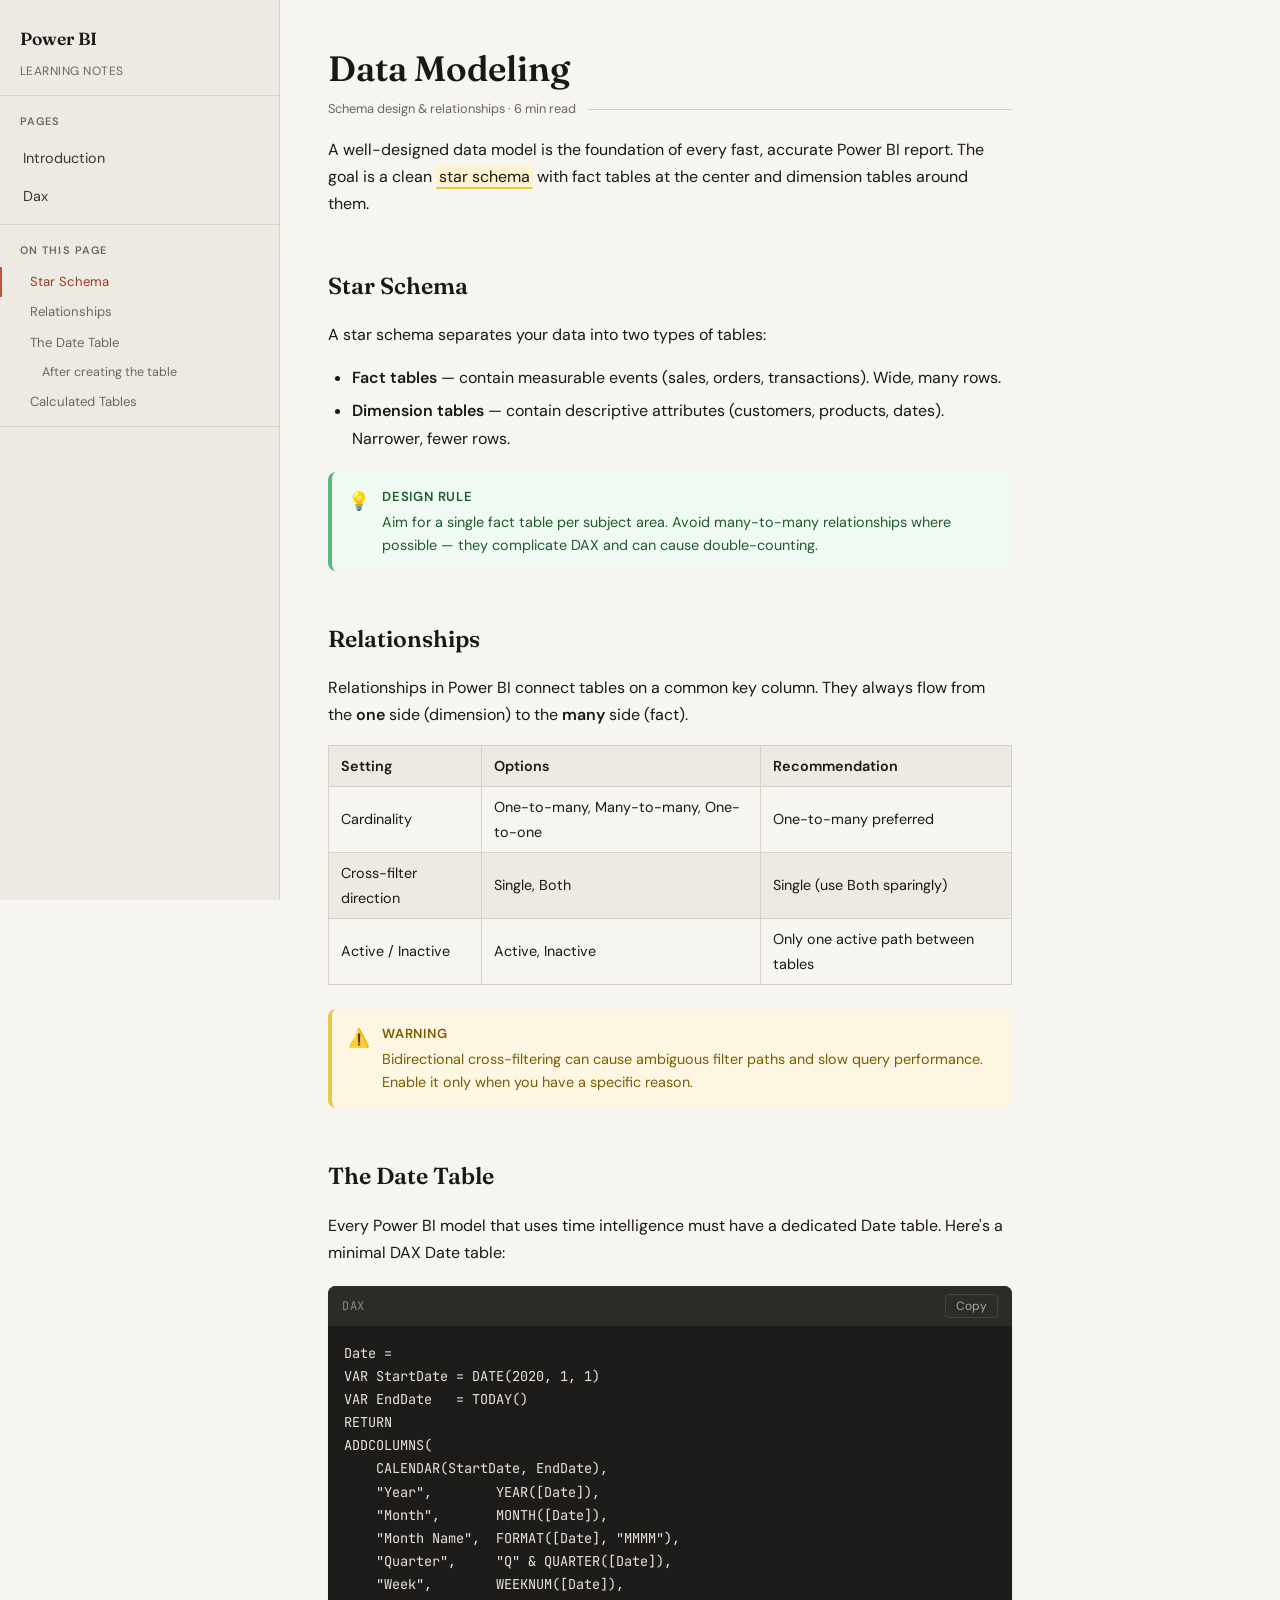
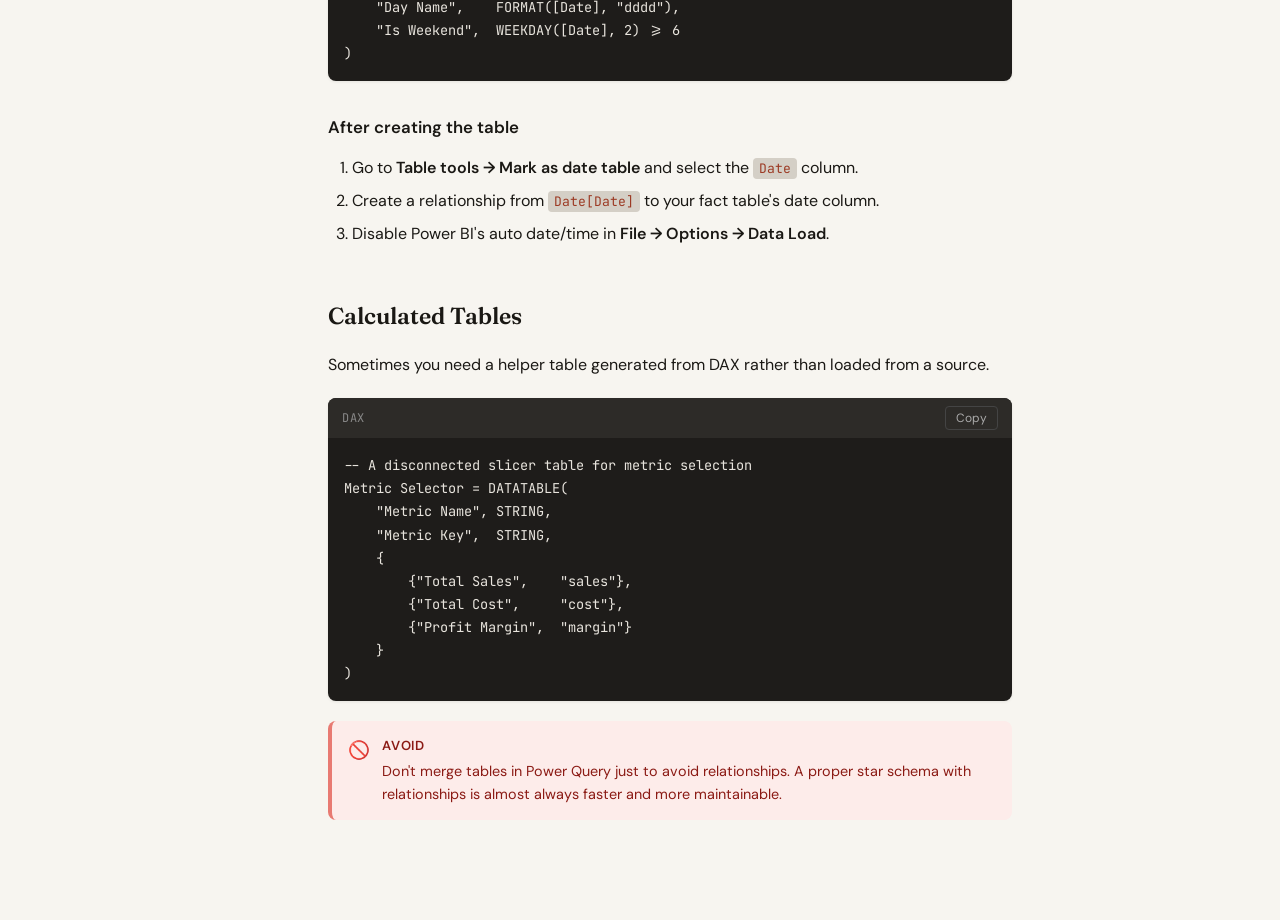
<file: sites/powerbi/pages/dax_copy.html>
<!DOCTYPE html>
<html lang="en">
<head>
  <meta charset="UTF-8" />
  <meta name="viewport" content="width=device-width, initial-scale=1.0" />
  <title>Power BI — Data Modeling</title>
  <link rel="stylesheet" href="../../../root/style.css" />
  <link rel="stylesheet" href="../../../root/components.css" />
</head>
<body>

  <div id="topbar">
    <button id="sidebar-toggle" aria-label="Toggle sidebar">☰ Menu</button>
    <span id="topbar-title"></span>
  </div>

  <div id="overlay"></div>

  <nav id="sidebar">
    <div id="sidebar-header">
      <a id="sidebar-site-title" href="../index.html">Power BI</a>
      <span id="sidebar-site-sub">Learning Notes</span>
    </div>

    <div class="sidebar-section">
      <span class="sidebar-section-label">Pages</span>
      <ul class="sidebar-nav-list" id="page-nav">
        <li><a href="../index.html">Introduction</a></li>
        <li><a href="dax.html">Dax</a></li>
      </ul>
    </div>

    <div class="sidebar-section">
      <span class="sidebar-section-label">On this page</span>
      <ul id="toc-list"></ul>
    </div>
  </nav>

  <div id="main">
    <div id="content">

      <h1>Data Modeling</h1>
      <p class="page-meta">Schema design & relationships · 6 min read</p>

      <p>A well-designed data model is the foundation of every fast, accurate Power BI report. The goal is a clean <mark>star schema</mark> with fact tables at the center and dimension tables around them.</p>

      <h2>Star Schema</h2>

      <p>A star schema separates your data into two types of tables:</p>

      <ul>
        <li><strong>Fact tables</strong> — contain measurable events (sales, orders, transactions). Wide, many rows.</li>
        <li><strong>Dimension tables</strong> — contain descriptive attributes (customers, products, dates). Narrower, fewer rows.</li>
      </ul>

      <div class="callout tip">
        <span class="callout-icon">💡</span>
        <div class="callout-body">
          <div class="callout-title">Design Rule</div>
          Aim for a single fact table per subject area. Avoid many-to-many relationships where possible — they complicate DAX and can cause double-counting.
        </div>
      </div>

      <h2>Relationships</h2>

      <p>Relationships in Power BI connect tables on a common key column. They always flow from the <strong>one</strong> side (dimension) to the <strong>many</strong> side (fact).</p>

      <table>
        <thead>
          <tr><th>Setting</th><th>Options</th><th>Recommendation</th></tr>
        </thead>
        <tbody>
          <tr><td>Cardinality</td><td>One-to-many, Many-to-many, One-to-one</td><td>One-to-many preferred</td></tr>
          <tr><td>Cross-filter direction</td><td>Single, Both</td><td>Single (use Both sparingly)</td></tr>
          <tr><td>Active / Inactive</td><td>Active, Inactive</td><td>Only one active path between tables</td></tr>
        </tbody>
      </table>

      <div class="callout warning">
        <span class="callout-icon">⚠️</span>
        <div class="callout-body">
          <div class="callout-title">Warning</div>
          Bidirectional cross-filtering can cause ambiguous filter paths and slow query performance. Enable it only when you have a specific reason.
        </div>
      </div>

      <h2>The Date Table</h2>

      <p>Every Power BI model that uses time intelligence must have a dedicated Date table. Here's a minimal DAX Date table:</p>

      <div class="code-block">
        <div class="code-toolbar">
          <span class="code-lang">DAX</span>
          <button class="copy-btn">Copy</button>
        </div>
        <pre><code>Date =
VAR StartDate = DATE(2020, 1, 1)
VAR EndDate   = TODAY()
RETURN
ADDCOLUMNS(
    CALENDAR(StartDate, EndDate),
    "Year",        YEAR([Date]),
    "Month",       MONTH([Date]),
    "Month Name",  FORMAT([Date], "MMMM"),
    "Quarter",     "Q" & QUARTER([Date]),
    "Week",        WEEKNUM([Date]),
    "Day Name",    FORMAT([Date], "dddd"),
    "Is Weekend",  WEEKDAY([Date], 2) >= 6
)</code></pre>
      </div>

      <h3>After creating the table</h3>

      <ol>
        <li>Go to <strong>Table tools → Mark as date table</strong> and select the <code>Date</code> column.</li>
        <li>Create a relationship from <code>Date[Date]</code> to your fact table's date column.</li>
        <li>Disable Power BI's auto date/time in <strong>File → Options → Data Load</strong>.</li>
      </ol>

      <h2>Calculated Tables</h2>

      <p>Sometimes you need a helper table generated from DAX rather than loaded from a source.</p>

      <div class="code-block">
        <div class="code-toolbar">
          <span class="code-lang">DAX</span>
          <button class="copy-btn">Copy</button>
        </div>
        <pre><code>-- A disconnected slicer table for metric selection
Metric Selector = DATATABLE(
    "Metric Name", STRING,
    "Metric Key",  STRING,
    {
        {"Total Sales",    "sales"},
        {"Total Cost",     "cost"},
        {"Profit Margin",  "margin"}
    }
)</code></pre>
      </div>

      <div class="callout error">
        <span class="callout-icon">🚫</span>
        <div class="callout-body">
          <div class="callout-title">Avoid</div>
          Don't merge tables in Power Query just to avoid relationships. A proper star schema with relationships is almost always faster and more maintainable.
        </div>
      </div>

    </div>
  </div>

  <script src="../../../root/core.js"></script>
</body>
</html>
</file>
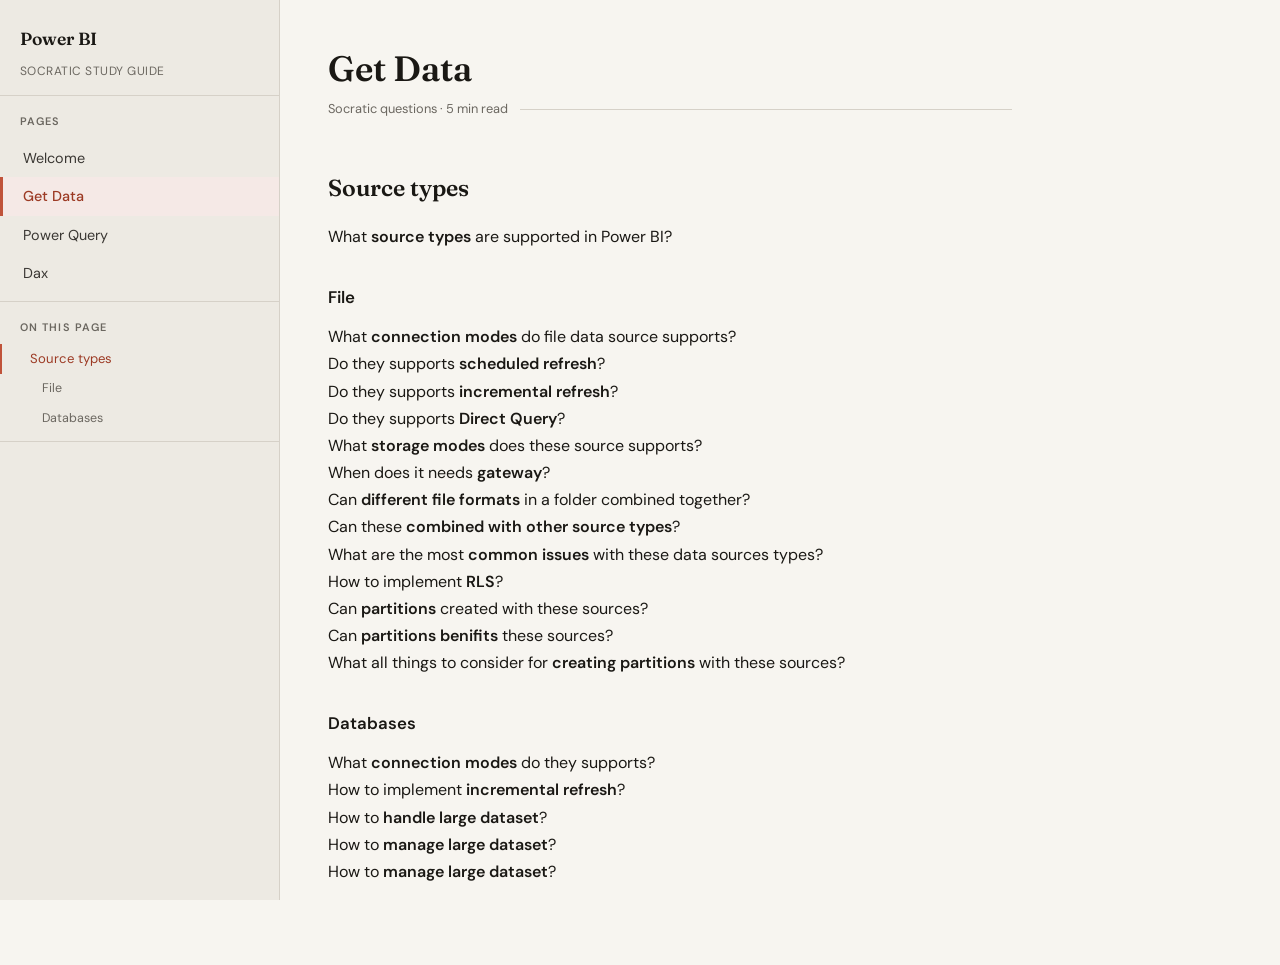
<file: sites/powerbi/pages/getdata.html>
<!DOCTYPE html>
<html lang="en">
<head>
  <meta charset="UTF-8" />
  <meta name="viewport" content="width=device-width, initial-scale=1.0" />
  <link rel="stylesheet" href="../../../root/style.css" />
  <link rel="stylesheet" href="../../../root/components.css" />
  
  <script>
    // Define variables once
    const siteName = "Power BI";
    const sidebarSubTitle = "Socratic study guide";
    document.title = siteName; //Updates the browser tab title
  </script>

</head>
<body>

  <!-- Mobile topbar -->
  <div id="topbar">
    <button id="sidebar-toggle" aria-label="Toggle sidebar">☰ Menu</button>
    <span id="topbar-title"></span>
  </div>

  <div id="overlay"></div>

  <!-- Sidebar -->
  <nav id="sidebar">
    <div id="sidebar-header">
      <a id="sidebar-site-title" href="welcome.html"><script>document.write(siteName)</script></a> <!-- Sidebar Title -->
      <span id="sidebar-site-sub"><script>document.write(sidebarSubTitle)</script></span> <!-- Sidebar Sub Title -->
    </div>

    <div class="sidebar-section">
      <span class="sidebar-section-label">Pages</span> <!-- Dont Change -->
      <ul class="sidebar-nav-list" id="page-nav">
        <li><a href="welcome.html">Welcome</a></li> <!-- Page Title -->
        <li><a href="getdata.html">Get Data</a></li> <!-- Page Title -->
        <li><a href="powerquery.html">Power Query</a></li> <!-- Page Title -->
        <li><a href="dax.html">Dax</a></li> <!-- Page Title -->
      </ul>
    </div>

    <div class="sidebar-section">
      <span class="sidebar-section-label">On this page</span> <!-- Dont Change -->
      <ul id="toc-list"></ul>
    </div>
  </nav>

  <!-- Main -->
  <div id="main">
    <!-- Current Page Content -->
    <div id="content">
      <h1>Get Data</h1> <!-- Current Page Title -->
      <p class="page-meta">Socratic questions · 5 min read</p> <!-- Current Page Meta -->

        <h2>Source types</h2>
          <div>What <strong>source types</strong> are supported in Power BI?</div>

          <h3>File</h3>
            <div>What <strong>connection modes</strong> do file data source supports?</div>
            <div>Do they supports <strong>scheduled refresh</strong>?</div>
            <div>Do they supports <strong>incremental refresh</strong>?</div>
            <div>Do they supports <strong>Direct Query</strong>?</div>
            <div>What <strong>storage modes</strong> does these source supports?</div>
            <div>When does it needs <strong>gateway</strong>?</div>
            <div>Can <strong>different file formats</strong> in a folder combined together?</div>
            <div>Can these <strong>combined with other source types</strong>?</div>
            <div>What are the most <strong>common issues</strong> with these data sources types?</div>
            <div>How to implement <strong>RLS</strong>?</div>
            <div>Can <strong>partitions</strong> created with these sources?</div>
            <div>Can <strong>partitions benifits</strong> these sources?</div>
            <div>What all things to consider for <strong>creating partitions</strong> with these sources?</div>

          <h3>Databases</h3>
            <div>What <strong>connection modes</strong> do they supports?</div>
            <div>How to implement <strong>incremental refresh</strong>?</div>
            <div>How to <strong>handle large dataset</strong>?</div>
            <div>How to <strong>manage large dataset</strong>?</div>
            <div>How to <strong>manage large dataset</strong>?</div>


    </div><!-- /content -->
  </div><!-- /main -->

  <script src="../../../root/core.js"></script>
</body>
</html>
</file>
<file: root/style.css>
/* ============================================================
   NOTES SITE — Design System
   Root stylesheet. Imported by all site pages.
   ============================================================ */

@import url('https://fonts.googleapis.com/css2?family=Fraunces:ital,opsz,wght@0,9..144,300;0,9..144,600;1,9..144,300&family=JetBrains+Mono:wght@400;600&family=DM+Sans:wght@400;500;600&display=swap');

/* ── Tokens ───────────────────────────────────────────────── */
:root {
  --font-body:    'DM Sans', sans-serif;
  --font-display: 'Fraunces', serif;
  --font-mono:    'JetBrains Mono', monospace;

  --sidebar-w: 280px;
  --topbar-h:  52px;
  --radius:    8px;
  --transition: 200ms ease;

  /* Light mode */
  --bg:           #f7f5f0;
  --bg-sidebar:   #edeae3;
  --bg-card:      #ffffff;
  --bg-hover:     #e2ddd5;
  --bg-active:    #d4cfc6;
  --border:       #d6d1c8;

  --text:         #1a1814;
  --text-muted:   #6b6760;
  --text-sidebar: #3a3733;

  --accent:       #c0533a;
  --accent-light: #f5e9e6;
  --accent-text:  #9c3a24;

  --note-bg:      #edf4fb;
  --note-border:  #90bce8;
  --note-text:    #1d4f7c;

  --warn-bg:      #fdf6e3;
  --warn-border:  #e6c84a;
  --warn-text:    #7a5c00;

  --error-bg:     #fdecea;
  --error-border: #e87a72;
  --error-text:   #8b1a14;

  --hl-bg:        #fdf3d0;
  --hl-border:    #e6c84a;

  --code-bg:      #1e1c1a;
  --code-text:    #e8e4dd;
  --code-toolbar: #2d2b28;

  --shadow-sm:    0 1px 3px rgba(0,0,0,.08);
  --shadow-md:    0 4px 16px rgba(0,0,0,.10);
}

@media (prefers-color-scheme: dark) {
  :root {
    --bg:           #131210;
    --bg-sidebar:   #1a1916;
    --bg-card:      #1f1e1b;
    --bg-hover:     #272521;
    --bg-active:    #2f2d29;
    --border:       #302e2a;

    --text:         #e8e4dd;
    --text-muted:   #8a8580;
    --text-sidebar: #c8c4bd;

    --accent:       #e07055;
    --accent-light: #2a1f1b;
    --accent-text:  #e07055;

    --note-bg:      #161e28;
    --note-border:  #2d5a8a;
    --note-text:    #7eb8f0;

    --warn-bg:      #1e1a0e;
    --warn-border:  #8a6f1a;
    --warn-text:    #d4a832;

    --error-bg:     #200e0d;
    --error-border: #8a2e28;
    --error-text:   #e07a72;

    --hl-bg:        #201a06;
    --hl-border:    #8a6f1a;

    --code-bg:      #0e0d0b;
    --code-text:    #e8e4dd;
    --code-toolbar: #171512;

    --shadow-sm:    0 1px 3px rgba(0,0,0,.3);
    --shadow-md:    0 4px 16px rgba(0,0,0,.4);
  }
}

/* ── Reset ────────────────────────────────────────────────── */
*, *::before, *::after { box-sizing: border-box; margin: 0; padding: 0; }

html { scroll-behavior: smooth; font-size: 16px; }

body {
  font-family: var(--font-body);
  background: var(--bg);
  color: var(--text);
  line-height: 1.7;
  display: flex;
  min-height: 100vh;
}

/* ── Topbar (mobile) ──────────────────────────────────────── */
#topbar {
  display: none;
  position: fixed;
  top: 0; left: 0; right: 0;
  height: var(--topbar-h);
  background: var(--bg-sidebar);
  border-bottom: 1px solid var(--border);
  align-items: center;
  padding: 0 16px;
  gap: 12px;
  z-index: 100;
}

#topbar-title {
  font-family: var(--font-display);
  font-weight: 600;
  font-size: 1rem;
  color: var(--text);
  flex: 1;
}

#sidebar-toggle {
  background: none;
  border: 1px solid var(--border);
  border-radius: 6px;
  padding: 6px 8px;
  cursor: pointer;
  color: var(--text);
  display: flex;
  align-items: center;
  gap: 6px;
  font-size: .85rem;
}

/* ── Sidebar ──────────────────────────────────────────────── */
#sidebar {
  width: var(--sidebar-w);
  min-height: 100vh;
  background: var(--bg-sidebar);
  border-right: 1px solid var(--border);
  display: flex;
  flex-direction: column;
  position: fixed;
  top: 0; left: 0; bottom: 0;
  overflow-y: auto;
  overflow-x: hidden;
  z-index: 90;
  transition: transform var(--transition);
}

#sidebar-header {
  padding: 24px 20px 12px;
  border-bottom: 1px solid var(--border);
}

#sidebar-site-title {
  font-family: var(--font-display);
  font-weight: 600;
  font-size: 1.1rem;
  color: var(--text);
  display: block;
  text-decoration: none;
  margin-bottom: 2px;
}

#sidebar-site-sub {
  font-size: .75rem;
  color: var(--text-muted);
  letter-spacing: .04em;
  text-transform: uppercase;
}

/* sidebar sections */
.sidebar-section { padding: 16px 0 8px; border-bottom: 1px solid var(--border);}

.sidebar-section-label {
  font-size: .68rem;
  font-weight: 600;
  letter-spacing: .1em;
  text-transform: uppercase;
  color: var(--text-muted);
  padding: 0 20px 8px;
  display: block;
}

.sidebar-nav-list {
  list-style: none;
}

.sidebar-nav-list a {
  display: flex;
  align-items: center;
  gap: 8px;
  padding: 7px 20px;
  font-size: .9rem;
  color: var(--text-sidebar);
  text-decoration: none;
  border-left: 3px solid transparent;
  transition: background var(--transition), color var(--transition);
}

.sidebar-nav-list a:hover {
  background: var(--bg-hover);
  color: var(--text);
}

.sidebar-nav-list a.active {
  background: var(--accent-light);
  color: var(--accent-text);
  border-left-color: var(--accent);
  font-weight: 500;
}

/* TOC */
#toc-list {
  list-style: none;
}

#toc-list a {
  display: block;
  padding: 4px 20px 4px 28px;
  font-size: .82rem;
  color: var(--text-muted);
  text-decoration: none;
  border-left: 2px solid transparent;
  transition: color var(--transition), border-color var(--transition);
  white-space: nowrap;
  overflow: hidden;
  text-overflow: ellipsis;
}

#toc-list a:hover { color: var(--text); }

#toc-list a.active {
  color: var(--accent-text);
  border-left-color: var(--accent);
}

#toc-list .toc-h3 { padding-left: 40px; font-size: .78rem; }

/* ── Main layout ──────────────────────────────────────────── */
#main {
  margin-left: var(--sidebar-w);
  flex: 1;
  display: flex;
  flex-direction: column;
  min-width: 0;
}

#content {
  max-width: 780px;
  padding: 48px 48px 80px;
  width: 100%;
}

/* ── Typography ───────────────────────────────────────────── */
#content h1 {
  font-family: var(--font-display);
  font-size: 2.2rem;
  font-weight: 600;
  line-height: 1.2;
  margin-bottom: 8px;
  color: var(--text);
}

.page-meta {
  font-size: .8rem;
  color: var(--text-muted);
  margin-bottom: 36px;
  display: flex;
  align-items: center;
  gap: 12px;
}

.page-meta::after {
  content: '';
  display: block;
  flex: 1;
  height: 1px;
  background: var(--border);
}

#content h2 {
  font-family: var(--font-display);
  font-size: 1.45rem;
  font-weight: 600;
  margin: 48px 0 16px;
  color: var(--text);
  scroll-margin-top: 24px;
}

#content h3 {
  font-size: 1.05rem;
  font-weight: 600;
  margin: 32px 0 12px;
  color: var(--text);
  scroll-margin-top: 24px;
}

#content p { margin-bottom: 16px; }

#content ul, #content ol {
  padding-left: 24px;
  margin-bottom: 16px;
}

#content li { margin-bottom: 6px; }

#content a {
  color: var(--accent-text);
  text-decoration: underline;
  text-underline-offset: 3px;
}

#content a:hover { opacity: .75; }

#content hr {
  border: none;
  border-top: 1px solid var(--border);
  margin: 36px 0;
}

#content strong { font-weight: 600; }
#content em { font-style: italic; }

#content table {
  width: 100%;
  border-collapse: collapse;
  margin-bottom: 24px;
  font-size: .9rem;
}

#content th {
  background: var(--bg-sidebar);
  padding: 8px 12px;
  text-align: left;
  font-weight: 600;
  border: 1px solid var(--border);
}

#content td {
  padding: 8px 12px;
  border: 1px solid var(--border);
}

#content tr:nth-child(even) td { background: var(--bg-sidebar); }

/* ── Overlay (mobile sidebar) ─────────────────────────────── */
#overlay {
  display: none;
  position: fixed;
  inset: 0;
  background: rgba(0,0,0,.4);
  z-index: 80;
  opacity: 0;
  transition: opacity var(--transition);
}

/* ── Responsive ───────────────────────────────────────────── */
@media (max-width: 768px) {
  #topbar { display: flex; }

  #sidebar {
    transform: translateX(calc(-1 * var(--sidebar-w)));
    top: 0;
  }

  #sidebar.open {
    transform: translateX(0);
    box-shadow: var(--shadow-md);
  }

  #overlay { display: block; }
  #overlay.visible { opacity: 1; pointer-events: all; }

  #main { margin-left: 0; padding-top: var(--topbar-h); }

  #content { padding: 28px 20px 60px; }
}

/* ── Scrollbar ────────────────────────────────────────────── */
#sidebar::-webkit-scrollbar { width: 4px; }
#sidebar::-webkit-scrollbar-track { background: transparent; }
#sidebar::-webkit-scrollbar-thumb { background: var(--border); border-radius: 2px; }
</file>
<file: root/components.css>
/* ============================================================
   NOTES SITE — Components
   ============================================================ */

/* ── Base callout ─────────────────────────────────────────── */
.callout {
  display: flex;
  gap: 12px;
  padding: 14px 16px;
  border-radius: var(--radius);
  border-left: 4px solid;
  margin: 20px 0;
  font-size: .9rem;
  line-height: 1.6;
}

.callout-icon {
  font-size: 1.1rem;
  flex-shrink: 0;
  margin-top: 1px;
}

.callout-body { flex: 1; min-width: 0; }

.callout-title {
  font-weight: 600;
  font-size: .82rem;
  letter-spacing: .06em;
  text-transform: uppercase;
  margin-bottom: 4px;
}

.callout p:last-child { margin-bottom: 0; }

/* ── Note ─────────────────────────────────────────────────── */
.note {
  background: var(--note-bg);
  border-color: var(--note-border);
  color: var(--note-text);
}

/* ── Warning ──────────────────────────────────────────────── */
.warning {
  background: var(--warn-bg);
  border-color: var(--warn-border);
  color: var(--warn-text);
}

/* ── Error / Danger ───────────────────────────────────────── */
.error {
  background: var(--error-bg);
  border-color: var(--error-border);
  color: var(--error-text);
}

/* ── Tip ──────────────────────────────────────────────────── */
.tip {
  background: #f0faf2;
  border-color: #5cb87a;
  color: #1d5c30;
}

@media (prefers-color-scheme: dark) {
  .tip {
    background: #0d1f12;
    border-color: #2a6b40;
    color: #6abf82;
  }
}

/* ── Highlight ────────────────────────────────────────────── */
mark, .highlight {
  background: var(--hl-bg);
  border-bottom: 2px solid var(--hl-border);
  color: var(--text);
  padding: 0 3px;
  border-radius: 2px;
}

/* ── Inline code ──────────────────────────────────────────── */
code:not(.code-block code) {
  font-family: var(--font-mono);
  font-size: .82em;
  background: var(--bg-active);
  padding: 2px 6px;
  border-radius: 4px;
  color: var(--accent-text);
}

/* ── Code block ───────────────────────────────────────────── */
.code-block {
  background: var(--code-bg);
  border-radius: var(--radius);
  overflow: hidden;
  margin: 20px 0;
  box-shadow: var(--shadow-sm);
  font-size: .85rem;
}

.code-toolbar {
  display: flex;
  align-items: center;
  justify-content: space-between;
  background: var(--code-toolbar);
  padding: 8px 14px;
  gap: 10px;
}

.code-lang {
  font-family: var(--font-mono);
  font-size: .75rem;
  color: #888;
  letter-spacing: .05em;
  text-transform: uppercase;
}

.copy-btn {
  font-family: var(--font-body);
  font-size: .75rem;
  color: #aaa;
  background: none;
  border: 1px solid #444;
  border-radius: 4px;
  padding: 3px 10px;
  cursor: pointer;
  transition: color var(--transition), border-color var(--transition), background var(--transition);
  white-space: nowrap;
}

.copy-btn:hover {
  color: #fff;
  border-color: #666;
  background: rgba(255,255,255,.05);
}

.copy-btn.copied {
  color: #6abf82;
  border-color: #6abf82;
}

.code-block pre {
  margin: 0;
  overflow-x: auto;
  padding: 16px;
}

.code-block code {
  font-family: var(--font-mono) !important;
  color: var(--code-text);
  line-height: 1.7;
  display: block;
}

/* Scrollbar inside code */
.code-block pre::-webkit-scrollbar { height: 4px; }
.code-block pre::-webkit-scrollbar-track { background: transparent; }
.code-block pre::-webkit-scrollbar-thumb { background: #444; border-radius: 2px; }

/* ── Step / numbered callout ──────────────────────────────── */
.steps { counter-reset: step; margin: 20px 0; }

.step {
  display: flex;
  gap: 14px;
  margin-bottom: 16px;
  align-items: flex-start;
}

.step::before {
  counter-increment: step;
  content: counter(step);
  flex-shrink: 0;
  width: 28px;
  height: 28px;
  background: var(--accent);
  color: #fff;
  border-radius: 50%;
  font-size: .8rem;
  font-weight: 600;
  display: flex;
  align-items: center;
  justify-content: center;
  margin-top: 2px;
}

/* ── Keyboard shortcut ────────────────────────────────────── */
kbd {
  display: inline-block;
  font-family: var(--font-mono);
  font-size: .78em;
  background: var(--bg-card);
  border: 1px solid var(--border);
  border-bottom-width: 2px;
  border-radius: 4px;
  padding: 2px 7px;
  box-shadow: var(--shadow-sm);
}

/* ── Badge ────────────────────────────────────────────────── */
.badge {
  display: inline-block;
  font-size: .7rem;
  font-weight: 600;
  letter-spacing: .04em;
  padding: 2px 8px;
  border-radius: 20px;
  border: 1px solid;
}

.badge-blue   { background: var(--note-bg);  color: var(--note-text);  border-color: var(--note-border);  }
.badge-yellow { background: var(--warn-bg);  color: var(--warn-text);  border-color: var(--warn-border);  }
.badge-red    { background: var(--error-bg); color: var(--error-text); border-color: var(--error-border); }
.badge-green  { background: #f0faf2; color: #1d5c30; border-color: #5cb87a; }

@media (prefers-color-scheme: dark) {
  .badge-green { background: #0d1f12; color: #6abf82; border-color: #2a6b40; }
}

/* ── Definition / term ────────────────────────────────────── */
.def {
  border-left: 3px solid var(--border);
  padding: 8px 14px;
  margin: 16px 0;
  background: var(--bg-card);
  border-radius: 0 var(--radius) var(--radius) 0;
}

.def dt { font-weight: 600; margin-bottom: 4px; }
.def dd { color: var(--text-muted); font-size: .9rem; margin-left: 0; }

/* ── Card & Grid ──────────────────────────────────────────── */
.grid { display: grid; grid-template-columns: repeat(auto-fill, minmax(260px, 1fr)); gap: 20px; }
.card { background: var(--bg-card); border: 1px solid var(--border); border-radius: 12px; padding: 24px; text-decoration: none; color: var(--text); transition: box-shadow var(--transition), transform var(--transition), border-color var(--transition); display: flex; flex-direction: column; gap: 8px; }
/* .card:hover { box-shadow: var(--shadow-md); transform: translateY(-2px); border-color: var(--accent); } */
.card-icon { font-size: 2rem; }
.card-title { font-family: var(--font-display); font-size: 1.2rem; font-weight: 600; }
.card-desc { font-size: .87rem; color: var(--text-muted); line-height: 1.5; }
.card-pages { margin-top: auto; padding-top: 12px; font-size: .75rem; color: var(--text-muted); border-top: 1px solid var(--border); }
</file>
